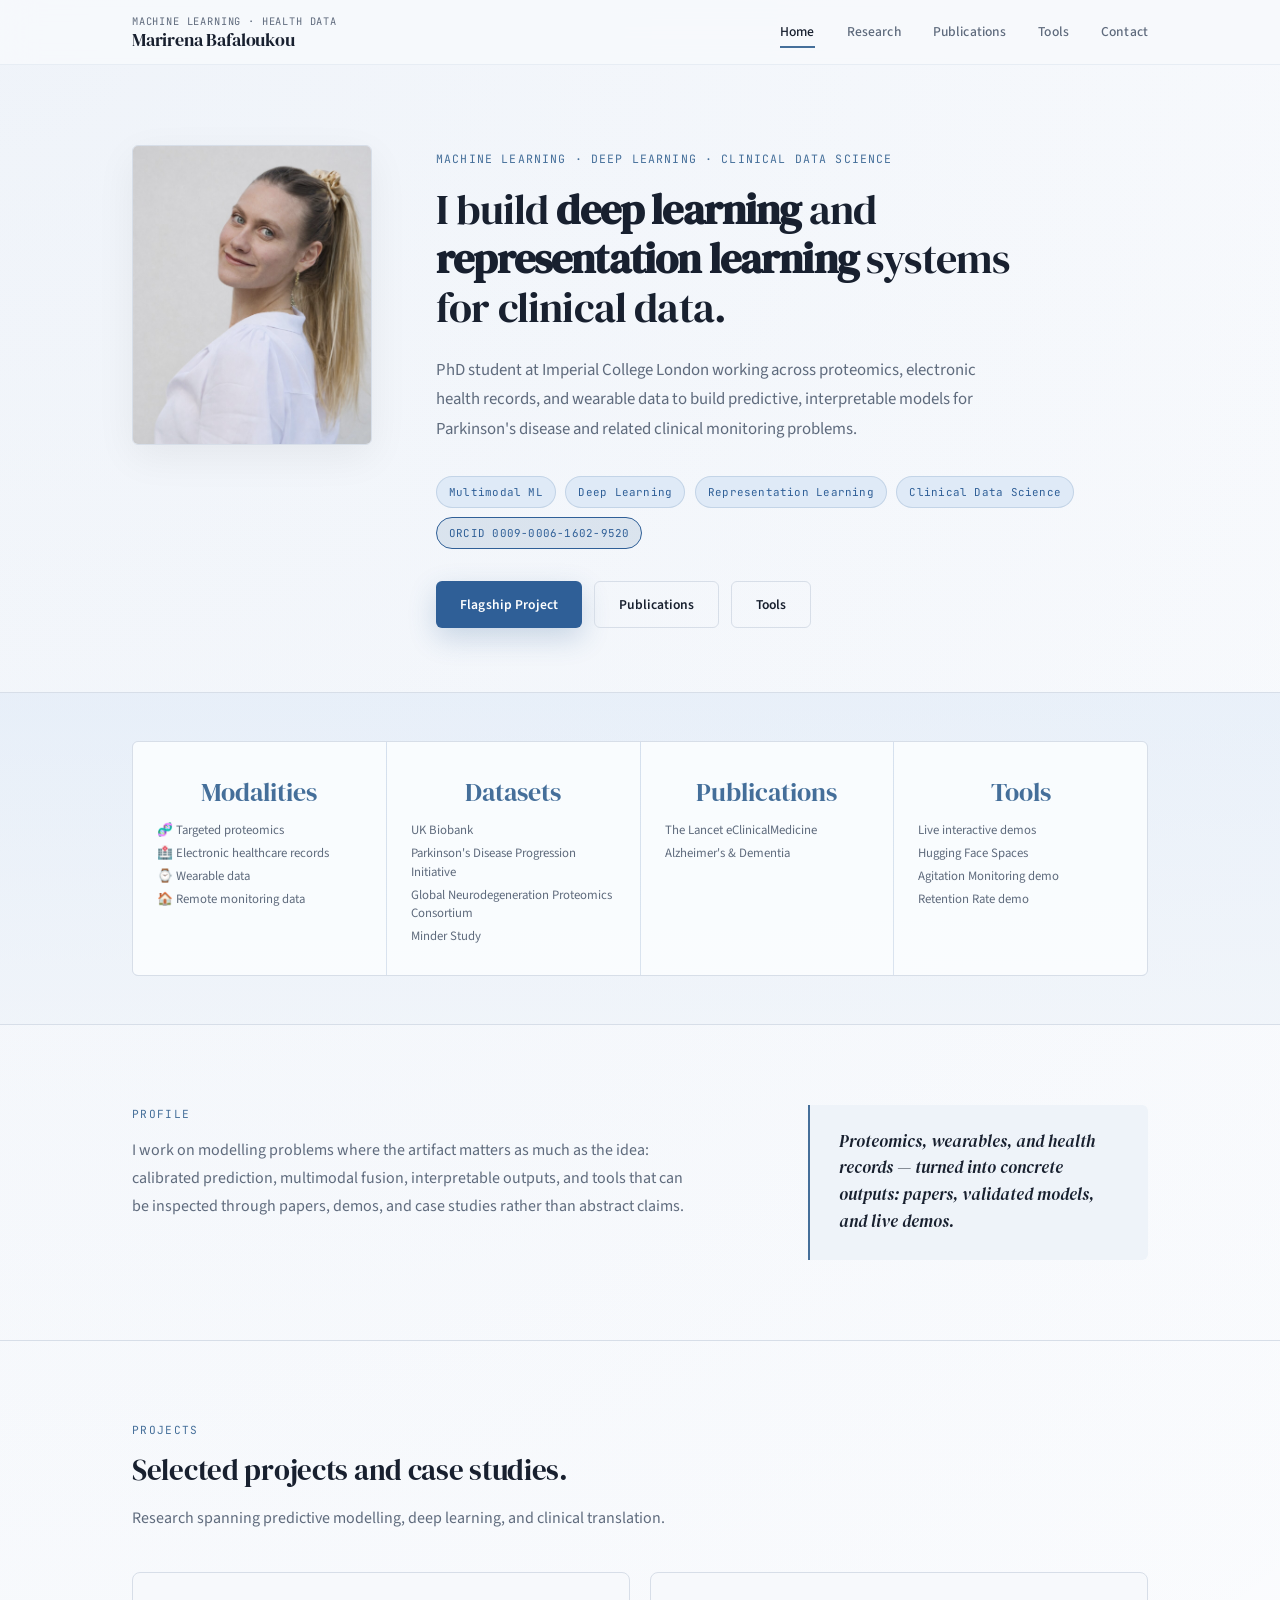
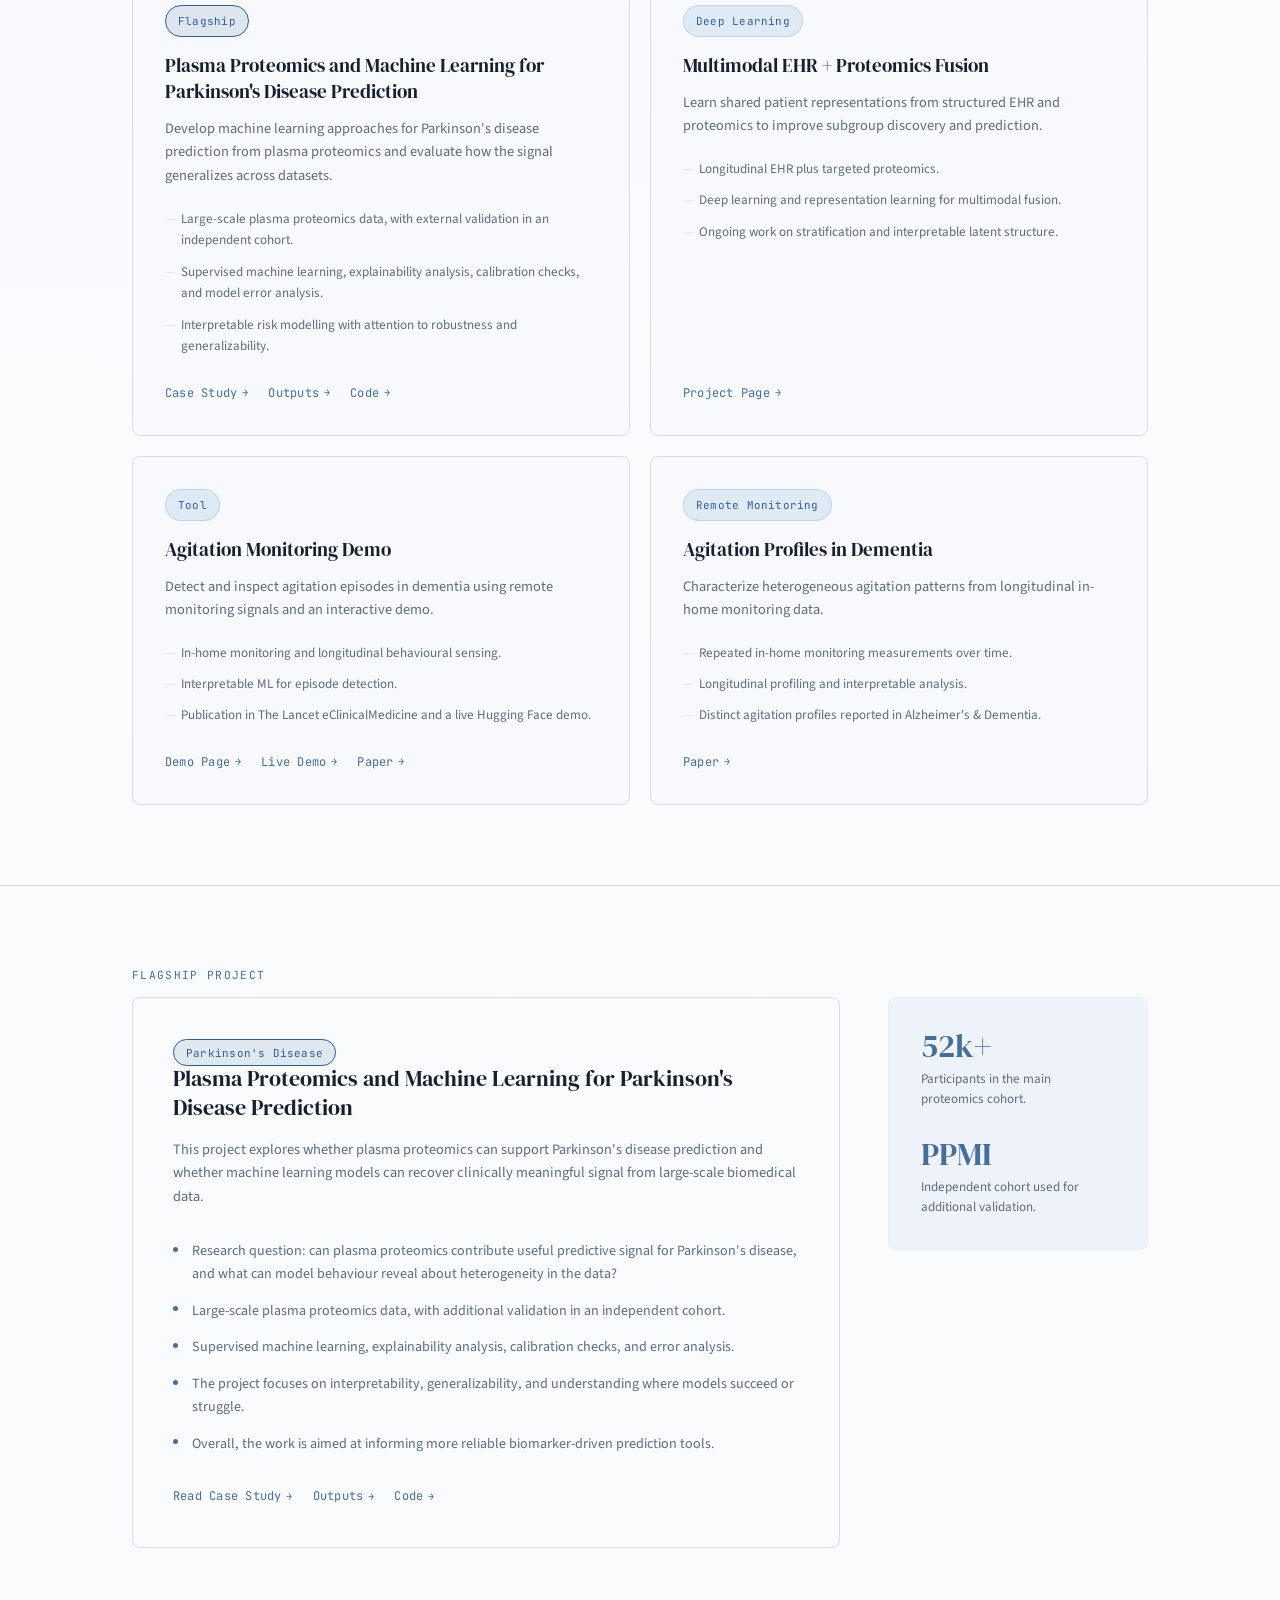
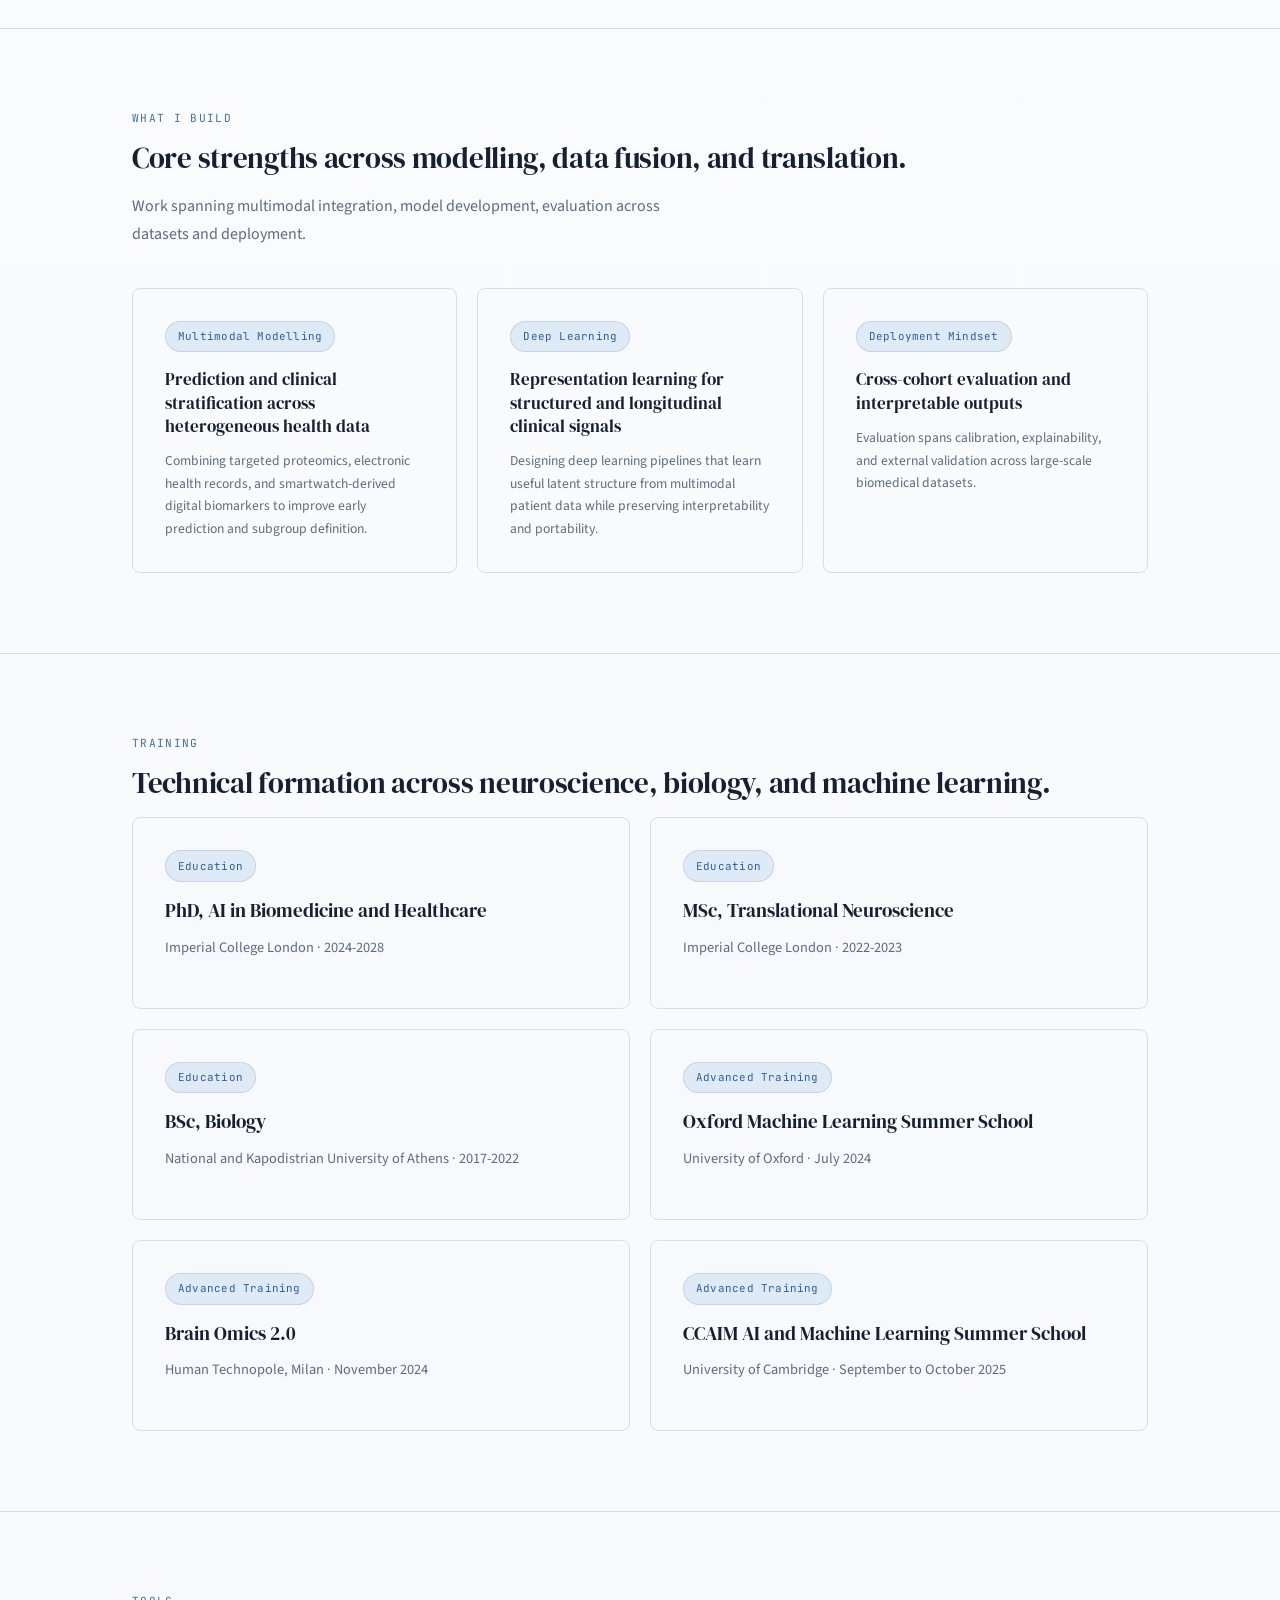
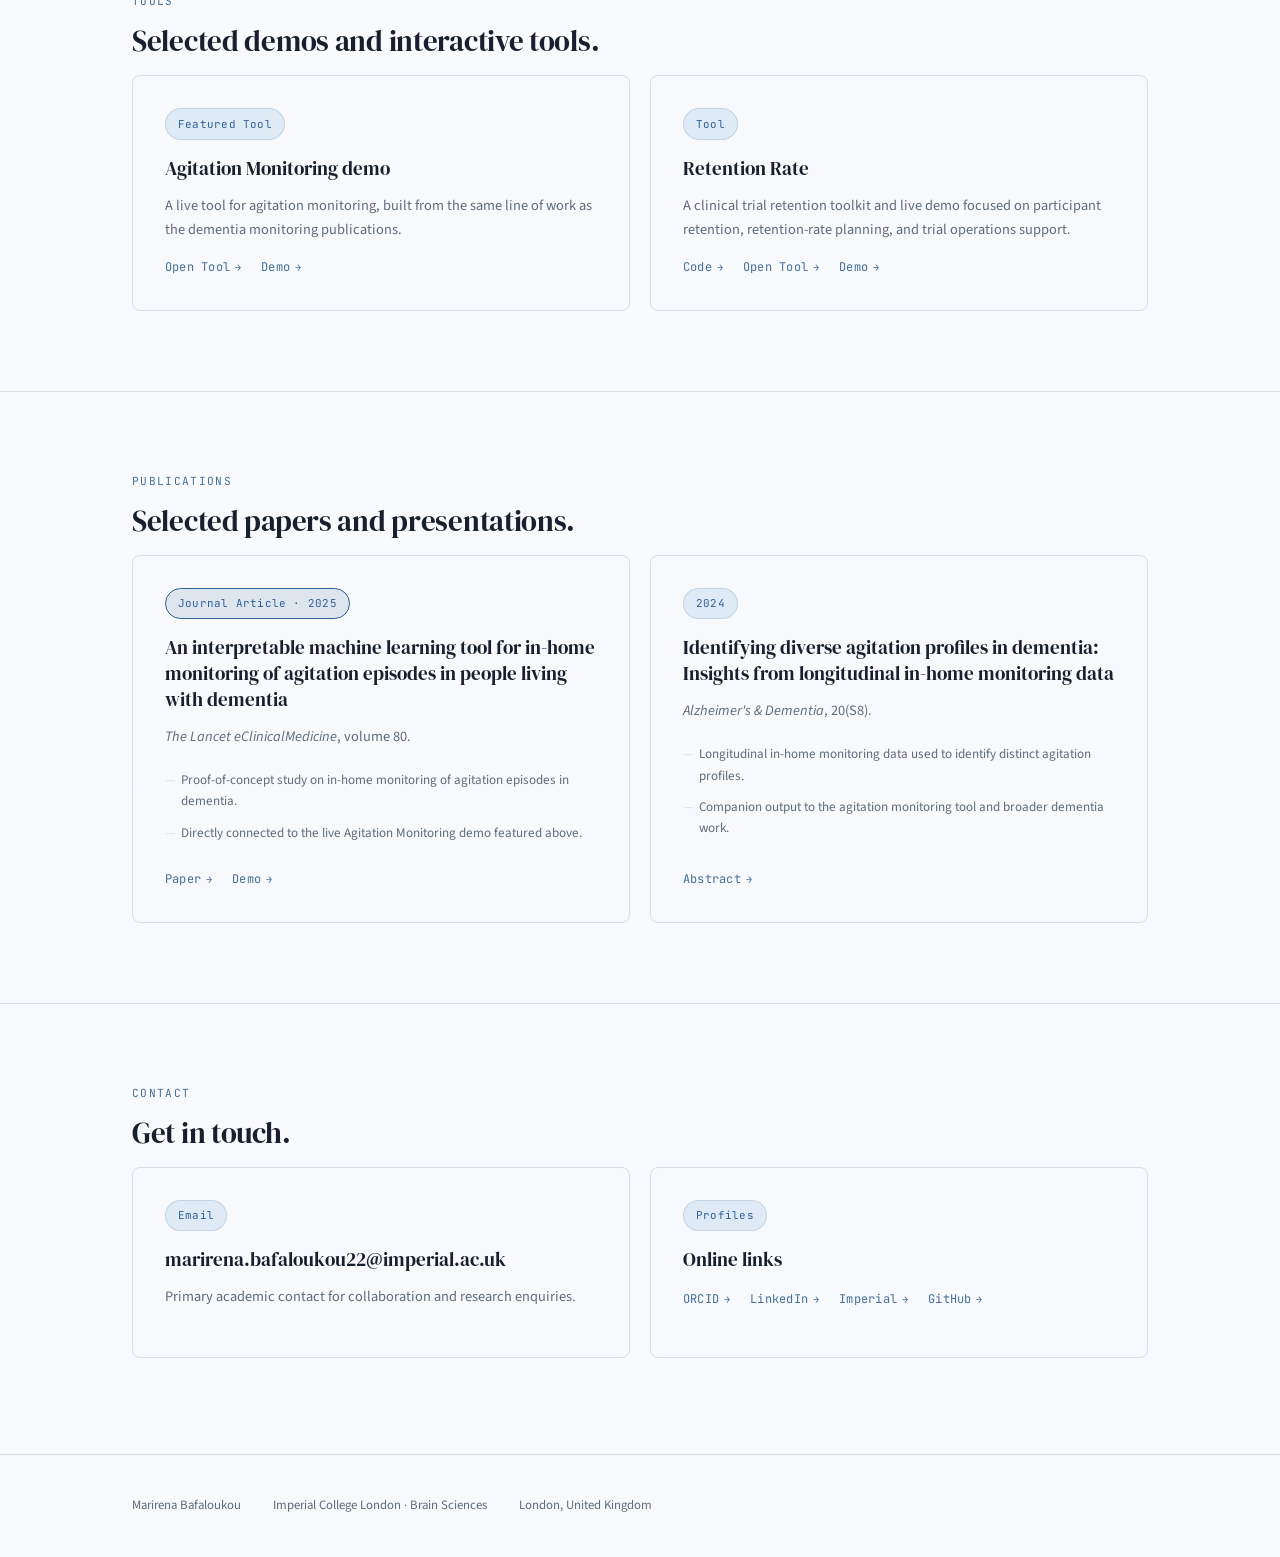
<file: index.html>
<!DOCTYPE html>
<html lang="en">
<head>
  <meta charset="UTF-8">
  <meta name="viewport" content="width=device-width, initial-scale=1.0">
  <title>Marirena Bafaloukou | Machine Learning and Clinical Data Science</title>
  <meta name="description" content="Marirena Bafaloukou is a PhD researcher at Imperial College London working in machine learning, deep learning, and clinical data science across proteomics, electronic healthcare records, wearable data, and remote monitoring.">
  <meta name="robots" content="index,follow">
  <link rel="canonical" href="https://marirenab.github.io/">
  <meta property="og:type" content="website">
  <meta property="og:title" content="Marirena Bafaloukou | Machine Learning and Clinical Data Science">
  <meta property="og:description" content="Portfolio and research site for Marirena Bafaloukou, covering machine learning, deep learning, proteomics, EHR data, wearable data, and digital health tools.">
  <meta property="og:url" content="https://marirenab.github.io/">
  <meta property="og:image" content="https://marirenab.github.io/HeadshotBafaloukou_page-0001.jpg">
  <meta property="og:image:alt" content="Portrait of Marirena Bafaloukou">
  <meta name="twitter:card" content="summary_large_image">
  <meta name="twitter:title" content="Marirena Bafaloukou | Machine Learning and Clinical Data Science">
  <meta name="twitter:description" content="Portfolio and research site for Marirena Bafaloukou, covering machine learning, deep learning, proteomics, EHR data, wearable data, and digital health tools.">
  <meta name="twitter:image" content="https://marirenab.github.io/HeadshotBafaloukou_page-0001.jpg">
  <link rel="preconnect" href="https://fonts.googleapis.com">
  <link rel="preconnect" href="https://fonts.gstatic.com" crossorigin>
  <link href="https://fonts.googleapis.com/css2?family=DM+Serif+Display:ital@0;1&family=Source+Sans+3:ital,wght@0,300;0,400;0,500;0,600;1,300;1,400&family=JetBrains+Mono:wght@400;500&display=swap" rel="stylesheet">
  <style>
    *, *::before, *::after { margin: 0; padding: 0; box-sizing: border-box; }

    :root {
      --ink: #18202f;
      --paper: #f7f9fc;
      --warm: #eef3f9;
      --accent: #456f9a;
      --accent-light: #628dc2;
      --accent-strong: #2f5f97;
      --accent-soft: #dfeaf7;
      --muted: #5f6b7d;
      --border: #d7dee8;
      --border-light: #e7edf4;
      --serif: 'DM Serif Display', Georgia, serif;
      --sans: 'Source Sans 3', -apple-system, sans-serif;
      --mono: 'JetBrains Mono', monospace;
      --shell: 1080px;
      --ease: cubic-bezier(0.22, 1, 0.36, 1);
    }

    html { font-size: 16px; scroll-behavior: smooth; }
    body {
      font-family: var(--sans);
      color: var(--ink);
      background:
        radial-gradient(circle at top left, rgba(98, 141, 194, 0.08), transparent 32%),
        linear-gradient(180deg, #fbfcfe 0%, var(--paper) 100%);
      line-height: 1.7;
      font-weight: 400;
      -webkit-font-smoothing: antialiased;
    }

    ::selection { background: var(--accent); color: #fff; }

    img { display: block; max-width: 100%; }
    a { color: inherit; text-decoration: none; }
    ul { list-style: none; }

    .shell { max-width: var(--shell); margin: 0 auto; padding: 0 2rem; }

    /* ── Header ── */
    .site-header {
      position: sticky;
      top: 0;
      z-index: 100;
      background: rgba(247, 249, 252, 0.92);
      backdrop-filter: blur(16px);
      -webkit-backdrop-filter: blur(16px);
      border-bottom: 1px solid var(--border-light);
    }
    .site-header .shell {
      display: flex;
      align-items: center;
      justify-content: space-between;
      height: 64px;
    }
    .brand { display: flex; flex-direction: column; gap: 0; }
    .brand-name {
      font-family: var(--serif);
      font-size: 1.1rem;
      letter-spacing: -0.01em;
      line-height: 1.2;
    }
    .brand-mark {
      font-family: var(--mono);
      font-size: 0.65rem;
      color: var(--muted);
      text-transform: uppercase;
      letter-spacing: 0.08em;
    }
    .site-nav { display: flex; gap: 2rem; }
    .site-nav a {
      font-size: 0.85rem;
      font-weight: 500;
      color: var(--muted);
      letter-spacing: 0.01em;
      transition: color 0.25s;
      position: relative;
    }
    .site-nav a::after {
      content: '';
      position: absolute;
      bottom: -4px;
      left: 0;
      width: 0;
      height: 1.5px;
      background: var(--accent);
      transition: width 0.3s var(--ease);
    }
    .site-nav a:hover { color: var(--ink); }
    .site-nav a:hover::after { width: 100%; }
    .site-nav a.active { color: var(--ink); }
    .site-nav a.active::after { width: 100%; }

    /* ── Hero ── */
    .hero {
      padding: 5rem 0 4rem;
      border-bottom: 1px solid var(--border);
    }
    .hero-grid {
      display: grid;
      grid-template-columns: 240px 1fr;
      gap: 4rem;
      align-items: start;
    }
    .portrait-card {
      width: 240px;
      height: 300px;
      border-radius: 6px;
      overflow: hidden;
      border: 1px solid var(--border);
      box-shadow: 0 12px 40px rgba(0,0,0,0.06);
    }
    .portrait-card img {
      width: 100%;
      height: 100%;
      object-fit: cover;
      object-position: center top;
      filter: grayscale(15%);
      transition: filter 0.6s;
    }
    .portrait-card:hover img { filter: grayscale(0%); }

    .hero-copy { padding-top: 0.25rem; }
    .eyebrow {
      font-family: var(--mono);
      font-size: 0.72rem;
      text-transform: uppercase;
      letter-spacing: 0.1em;
      color: var(--accent);
      margin-bottom: 1rem;
    }
    .hero h1 {
      font-family: var(--serif);
      font-size: 2.6rem;
      font-weight: 400;
      line-height: 1.18;
      letter-spacing: -0.02em;
      margin-bottom: 1.5rem;
      max-width: 620px;
    }
    .hero h1 em {
      font-style: italic;
      color: var(--accent);
    }
    .hero-lead {
      font-size: 1.05rem;
      color: var(--muted);
      max-width: 560px;
      line-height: 1.75;
      margin-bottom: 2rem;
    }

    .hero-meta {
      display: flex;
      gap: 0.6rem;
      flex-wrap: wrap;
      margin-bottom: 2rem;
    }
    .pill {
      font-family: var(--mono);
      font-size: 0.68rem;
      padding: 0.35rem 0.75rem;
      border: 1px solid rgba(69, 111, 154, 0.18);
      border-radius: 100px;
      color: var(--accent-strong);
      background: var(--accent-soft);
      letter-spacing: 0.02em;
      white-space: nowrap;
    }
    .pill--accent {
      border-color: var(--accent-strong);
      color: var(--accent-strong);
      background: rgba(69, 111, 154, 0.14);
    }

    .hero-actions { display: flex; gap: 0.75rem; flex-wrap: wrap; }
    .button {
      display: inline-flex;
      align-items: center;
      padding: 0.7rem 1.5rem;
      font-family: var(--sans);
      font-size: 0.85rem;
      font-weight: 600;
      background: var(--accent-strong);
      color: #ffffff;
      border-radius: 6px;
      box-shadow: 0 10px 28px rgba(47, 95, 151, 0.22);
      transition: all 0.3s var(--ease);
      letter-spacing: 0.01em;
    }
    .button:hover { background: var(--accent); transform: translateY(-1px); }
    .button-secondary {
      display: inline-flex;
      align-items: center;
      padding: 0.7rem 1.5rem;
      font-family: var(--sans);
      font-size: 0.85rem;
      font-weight: 600;
      background: transparent;
      color: var(--ink);
      border: 1px solid var(--border);
      border-radius: 6px;
      transition: all 0.3s var(--ease);
    }
    .button-secondary:hover {
      border-color: var(--ink);
      transform: translateY(-1px);
    }

    /* ── Stats Strip ── */
    .stats-strip {
      padding: 3rem 0;
      background: linear-gradient(180deg, rgba(223, 234, 247, 0.58), rgba(238, 243, 249, 0.72));
      border-bottom: 1px solid var(--border);
    }
    .stats-grid {
      display: grid;
      grid-template-columns: repeat(4, 1fr);
      gap: 1px;
      background: rgba(69, 111, 154, 0.12);
      border: 1px solid var(--border);
      border-radius: 6px;
      overflow: hidden;
    }
    .stat-card {
      background: rgba(251, 253, 255, 0.96);
      padding: 1.8rem 1.5rem;
      text-align: center;
    }
    .stat-value {
      font-family: var(--serif);
      font-size: 1.6rem;
      color: var(--accent);
      margin-bottom: 0.4rem;
    }
    .stat-label {
      font-size: 0.8rem;
      color: var(--muted);
      line-height: 1.5;
    }
    .stat-lines {
      display: grid;
      gap: 0.28rem;
      font-size: 0.8rem;
      color: var(--muted);
      line-height: 1.45;
      text-align: left;
    }

    /* ── Sections ── */
    .section {
      padding: 5rem 0;
      border-bottom: 1px solid var(--border);
    }
    .section:last-of-type { border-bottom: none; }
    .section-kicker {
      font-family: var(--mono);
      font-size: 0.7rem;
      text-transform: uppercase;
      letter-spacing: 0.12em;
      color: var(--accent);
      margin-bottom: 0.75rem;
    }
    .section-heading {
      font-family: var(--serif);
      font-size: 1.8rem;
      font-weight: 400;
      line-height: 1.25;
      margin-bottom: 1rem;
      letter-spacing: -0.01em;
    }
    .section-intro {
      font-size: 1rem;
      color: var(--muted);
      max-width: 560px;
      line-height: 1.75;
      margin-bottom: 2.5rem;
    }

    /* ── Profile Split ── */
    .profile-split {
      display: grid;
      grid-template-columns: 1fr 340px;
      gap: 4rem;
      align-items: start;
    }
    .quote-block {
      border-left: 2px solid var(--accent);
      padding: 1.5rem 1.5rem 1.5rem 1.8rem;
      background: var(--warm);
      border-radius: 0 6px 6px 0;
      font-family: var(--serif);
      font-size: 1.05rem;
      font-style: italic;
      line-height: 1.6;
      color: var(--ink);
    }

    /* ── Project Cards ── */
    .project-grid {
      display: grid;
      grid-template-columns: repeat(2, 1fr);
      gap: 1.25rem;
    }
    .project-card {
      border: 1px solid var(--border);
      border-radius: 8px;
      padding: 2rem;
      background: var(--paper);
      transition: all 0.35s var(--ease);
      display: flex;
      flex-direction: column;
    }
    .project-card:hover {
      border-color: var(--accent);
      box-shadow: 0 8px 32px rgba(69, 111, 154, 0.08);
      transform: translateY(-2px);
    }
    .project-card .pill { align-self: flex-start; margin-bottom: 1rem; }
    .project-card h3 {
      font-family: var(--serif);
      font-size: 1.2rem;
      font-weight: 400;
      line-height: 1.35;
      margin-bottom: 0.75rem;
    }
    .project-statement {
      font-size: 0.9rem;
      color: var(--muted);
      line-height: 1.65;
      margin-bottom: 1rem;
    }
    .project-details {
      font-size: 0.82rem;
      color: var(--muted);
      line-height: 1.65;
      margin-bottom: 1.25rem;
      flex-grow: 1;
    }
    .project-details li {
      padding: 0.3rem 0;
      padding-left: 1rem;
      position: relative;
    }
    .project-details li::before {
      content: '—';
      position: absolute;
      left: 0;
      color: var(--border);
    }
    .project-links { display: flex; gap: 1.25rem; margin-top: auto; }
    .text-link {
      font-family: var(--mono);
      font-size: 0.75rem;
      color: var(--accent);
      letter-spacing: 0.02em;
      transition: color 0.2s;
      display: inline-flex;
      align-items: center;
      gap: 0.3rem;
    }
    .text-link:hover { color: var(--accent-light); }
    .text-link::after {
      content: '→';
      font-size: 0.85em;
      transition: transform 0.2s;
    }
    .text-link:hover::after { transform: translateX(2px); }

    /* ── Case Study ── */
    .case-study {
      display: grid;
      grid-template-columns: 1fr 260px;
      gap: 3rem;
      align-items: start;
    }
    .case-panel {
      border: 1px solid var(--border);
      border-radius: 8px;
      padding: 2.5rem;
    }
    .case-panel h3 {
      font-family: var(--serif);
      font-size: 1.35rem;
      font-weight: 400;
      line-height: 1.3;
      margin-bottom: 1rem;
    }
    .case-panel .project-statement { margin-bottom: 1.5rem; }
    .case-list { margin-bottom: 1.5rem; }
    .case-list li {
      font-size: 0.88rem;
      color: var(--muted);
      padding: 0.45rem 0;
      padding-left: 1.2rem;
      position: relative;
      line-height: 1.6;
    }
    .case-list li::before {
      content: '';
      position: absolute;
      left: 0;
      top: 0.85rem;
      width: 5px;
      height: 5px;
      border-radius: 50%;
      background: var(--accent);
    }
    .case-side {
      padding: 2rem;
      background: var(--warm);
      border-radius: 8px;
      border: 1px solid var(--border-light);
    }
    .case-metric {
      font-family: var(--serif);
      font-size: 2rem;
      color: var(--accent);
      line-height: 1;
    }
    .case-caption {
      font-size: 0.82rem;
      color: var(--muted);
      line-height: 1.55;
      margin-top: 0.4rem;
    }
    .case-side .case-metric + .case-caption { margin-bottom: 1.8rem; }
    .case-side .case-caption:last-child { margin-bottom: 0; }

    /* ── Strengths ── */
    .strengths-grid {
      display: grid;
      grid-template-columns: repeat(3, 1fr);
      gap: 1.25rem;
    }
    .feature-card {
      padding: 2rem;
      border: 1px solid var(--border);
      border-radius: 8px;
      transition: all 0.3s var(--ease);
    }
    .feature-card:hover {
      border-color: var(--accent);
      box-shadow: 0 4px 20px rgba(69, 111, 154, 0.08);
    }
    .feature-card .pill { display: inline-block; margin-bottom: 1rem; }
    .feature-card h3 {
      font-family: var(--serif);
      font-size: 1.08rem;
      font-weight: 400;
      line-height: 1.35;
      margin-bottom: 0.75rem;
    }
    .feature-card p {
      font-size: 0.85rem;
      color: var(--muted);
      line-height: 1.65;
    }

    /* ── Tool Banner ── */
    .tool-banner {
      display: grid;
      grid-template-columns: 1fr 340px;
      gap: 4rem;
      align-items: center;
    }

    /* ── Footer ── */
    .site-footer {
      padding: 2.5rem 0;
      border-top: 1px solid var(--border);
      margin-top: 1rem;
    }
    .site-footer .shell {
      display: flex;
      gap: 2rem;
      font-size: 0.8rem;
      color: var(--muted);
    }

    /* ── Reveal Animation ── */
    [data-reveal] {
      opacity: 0;
      transform: translateY(20px);
      transition: opacity 0.7s var(--ease), transform 0.7s var(--ease);
    }
    [data-reveal].is-visible {
      opacity: 1;
      transform: translateY(0);
    }

    /* ── Responsive ── */
    @media (max-width: 900px) {
      .hero-grid { grid-template-columns: 1fr; gap: 2rem; }
      .portrait-card { width: 180px; height: 225px; }
      .hero h1 { font-size: 2rem; }
      .stats-grid { grid-template-columns: repeat(2, 1fr); }
      .project-grid { grid-template-columns: 1fr; }
      .case-study { grid-template-columns: 1fr; }
      .strengths-grid { grid-template-columns: 1fr; }
      .profile-split { grid-template-columns: 1fr; gap: 2rem; }
      .tool-banner { grid-template-columns: 1fr; gap: 2rem; }
    }
    @media (max-width: 600px) {
      .site-header .shell { height: 56px; }
      .site-nav { gap: 1rem; }
      .site-nav a { font-size: 0.78rem; }
      .brand-name { font-size: 0.95rem; }
      .hero { padding: 3rem 0 2.5rem; }
      .hero h1 { font-size: 1.65rem; }
      .section { padding: 3rem 0; }
      .stats-grid { grid-template-columns: 1fr 1fr; }
      .site-footer .shell { flex-direction: column; gap: 0.5rem; }
    }
  </style>
</head>
<body data-page="home" id="top">

  <header class="site-header">
    <div class="shell">
      <a class="brand" href="#top" aria-label="Homepage">
        <span class="brand-mark">Machine Learning · Health Data</span>
        <span class="brand-name">Marirena Bafaloukou</span>
      </a>
      <nav class="site-nav" aria-label="Main">
        <a href="#top" class="active" data-page="home">Home</a>
        <a href="#projects" data-page="research">Research</a>
        <a href="#publications" data-page="publications">Publications</a>
        <a href="#tools" data-page="tools">Tools</a>
        <a href="#contact" data-page="contact">Contact</a>
      </nav>
    </div>
  </header>

  <main>
    <!-- Hero -->
    <section class="hero" data-reveal>
      <div class="shell">
        <div class="hero-grid">
          <div class="portrait-wrap">
            <div class="portrait-card">
              <img src="HeadshotBafaloukou_page-0001.jpg" alt="Portrait of Marirena Bafaloukou">
            </div>
          </div>
          <div class="hero-copy">
            <div class="eyebrow">Machine Learning · Deep Learning · Clinical Data Science</div>
            <h1>I build <strong>deep learning</strong> and <strong>representation learning</strong> systems for clinical data.</h1>
            <p class="hero-lead">
              PhD student at Imperial College London working across proteomics, electronic health records, and wearable data to build predictive, interpretable models for Parkinson's disease and related clinical monitoring problems.
            </p>
            <div class="hero-meta">
              <span class="pill">Multimodal ML</span>
              <span class="pill">Deep Learning</span>
              <span class="pill">Representation Learning</span>
              <span class="pill">Clinical Data Science</span>
              <span class="pill pill--accent">ORCID 0009-0006-1602-9520</span>
            </div>
            <div class="hero-actions">
              <a class="button" href="#flagship-project">Flagship Project</a>
              <a class="button-secondary" href="#publications">Publications</a>
              <a class="button-secondary" href="#tools">Tools</a>
            </div>
          </div>
        </div>
      </div>
    </section>

    <!-- Stats -->
    <section class="stats-strip" data-reveal>
      <div class="shell">
        <div class="stats-grid">
          <article class="stat-card">
            <div class="stat-value">Modalities</div>
            <div class="stat-lines">
              <div>🧬 Targeted proteomics</div>
              <div>🏥 Electronic healthcare records</div>
              <div>⌚ Wearable data</div>
              <div>🏠 Remote monitoring data</div>
            </div>
          </article>
          <article class="stat-card">
            <div class="stat-value">Datasets</div>
            <div class="stat-lines">
              <div>UK Biobank</div>
              <div>Parkinson's Disease Progression Initiative</div>
              <div>Global Neurodegeneration Proteomics Consortium</div>
              <div>Minder Study</div>
            </div>
          </article>
          <article class="stat-card">
            <div class="stat-value">Publications</div>
            <div class="stat-lines">
              <div>The Lancet eClinicalMedicine</div>
              <div>Alzheimer's &amp; Dementia</div>
            </div>
          </article>
          <article class="stat-card">
            <div class="stat-value">Tools</div>
            <div class="stat-lines">
              <div>Live interactive demos</div>
              <div>Hugging Face Spaces</div>
              <div>Agitation Monitoring demo</div>
              <div>Retention Rate demo</div>
            </div>
          </article>
        </div>
      </div>
    </section>

    <!-- Profile -->
    <section class="section" data-reveal id="projects">
      <div class="shell">
        <div class="profile-split">
          <div>
            <div class="section-kicker">Profile</div>
            <p class="section-intro">
              I work on modelling problems where the artifact matters as much as the idea: calibrated prediction, multimodal fusion, interpretable outputs, and tools that can be inspected through papers, demos, and case studies rather than abstract claims.
            </p>
          </div>
          <aside class="quote-block">
            Proteomics, wearables, and health records — turned into concrete outputs: papers, validated models, and live demos.
          </aside>
        </div>
      </div>
    </section>

    <!-- Projects -->
    <section class="section" data-reveal>
      <div class="shell">
        <div class="section-kicker">Projects</div>
        <h2 class="section-heading">Selected projects and case studies.</h2>
        <p class="section-intro">Research spanning predictive modelling, deep learning, and clinical translation.</p>
        <div class="project-grid">

          <article class="project-card">
            <span class="pill pill--accent">Flagship</span>
            <h3>Plasma Proteomics and Machine Learning for Parkinson's Disease Prediction</h3>
            <p class="project-statement">Develop machine learning approaches for Parkinson's disease prediction from plasma proteomics and evaluate how the signal generalizes across datasets.</p>
            <ul class="project-details">
              <li>Large-scale plasma proteomics data, with external validation in an independent cohort.</li>
              <li>Supervised machine learning, explainability analysis, calibration checks, and model error analysis.</li>
              <li>Interpretable risk modelling with attention to robustness and generalizability.</li>
            </ul>
            <div class="project-links">
              <a class="text-link" href="#flagship-project">Case Study</a>
              <a class="text-link" href="#publications">Outputs</a>
              <a class="text-link" href="https://github.com/marirenab?tab=repositories" target="_blank" rel="noreferrer">Code</a>
            </div>
          </article>

          <article class="project-card">
            <span class="pill">Deep Learning</span>
            <h3>Multimodal EHR + Proteomics Fusion</h3>
            <p class="project-statement">Learn shared patient representations from structured EHR and proteomics to improve subgroup discovery and prediction.</p>
            <ul class="project-details">
              <li>Longitudinal EHR plus targeted proteomics.</li>
              <li>Deep learning and representation learning for multimodal fusion.</li>
              <li>Ongoing work on stratification and interpretable latent structure.</li>
            </ul>
            <div class="project-links">
              <a class="text-link" href="#flagship-project">Project Page</a>
            </div>
          </article>

          <article class="project-card">
            <span class="pill">Tool</span>
            <h3>Agitation Monitoring Demo</h3>
            <p class="project-statement">Detect and inspect agitation episodes in dementia using remote monitoring signals and an interactive demo.</p>
            <ul class="project-details">
              <li>In-home monitoring and longitudinal behavioural sensing.</li>
              <li>Interpretable ML for episode detection.</li>
              <li>Publication in The Lancet eClinicalMedicine and a live Hugging Face demo.</li>
            </ul>
            <div class="project-links">
              <a class="text-link" href="#tools">Demo Page</a>
              <a class="text-link" href="https://huggingface.co/spaces/marirena/AgitationMonitoring?logs=build" target="_blank" rel="noreferrer">Live Demo</a>
              <a class="text-link" href="#publications">Paper</a>
            </div>
          </article>

          <article class="project-card">
            <span class="pill">Remote Monitoring</span>
            <h3>Agitation Profiles in Dementia</h3>
            <p class="project-statement">Characterize heterogeneous agitation patterns from longitudinal in-home monitoring data.</p>
            <ul class="project-details">
              <li>Repeated in-home monitoring measurements over time.</li>
              <li>Longitudinal profiling and interpretable analysis.</li>
              <li>Distinct agitation profiles reported in Alzheimer's &amp; Dementia.</li>
            </ul>
            <div class="project-links">
              <a class="text-link" href="#publications">Paper</a>
            </div>
          </article>

        </div>
      </div>
    </section>

    <!-- Case Study -->
    <section class="section" data-reveal id="flagship-project">
      <div class="shell">
        <div class="section-kicker">Flagship Project</div>
        <div class="case-study">
          <article class="case-panel">
            <span class="pill pill--accent">Parkinson's Disease</span>
            <h3>Plasma Proteomics and Machine Learning for Parkinson's Disease Prediction</h3>
            <p class="project-statement">This project explores whether plasma proteomics can support Parkinson's disease prediction and whether machine learning models can recover clinically meaningful signal from large-scale biomedical data.</p>
            <ul class="case-list">
              <li>Research question: can plasma proteomics contribute useful predictive signal for Parkinson's disease, and what can model behaviour reveal about heterogeneity in the data?</li>
              <li>Large-scale plasma proteomics data, with additional validation in an independent cohort.</li>
              <li>Supervised machine learning, explainability analysis, calibration checks, and error analysis.</li>
              <li>The project focuses on interpretability, generalizability, and understanding where models succeed or struggle.</li>
              <li>Overall, the work is aimed at informing more reliable biomarker-driven prediction tools.</li>
            </ul>
            <div class="project-links">
              <a class="text-link" href="#flagship-project">Read Case Study</a>
              <a class="text-link" href="#publications">Outputs</a>
              <a class="text-link" href="https://github.com/marirenab?tab=repositories" target="_blank" rel="noreferrer">Code</a>
            </div>
          </article>
          <aside class="case-side">
            <div class="case-metric">52k+</div>
            <p class="case-caption">Participants in the main proteomics cohort.</p>
            <div class="case-metric">PPMI</div>
            <p class="case-caption">Independent cohort used for additional validation.</p>
          </aside>
        </div>
      </div>
    </section>

    <!-- Strengths -->
    <section class="section" data-reveal>
      <div class="shell">
        <div class="section-kicker">What I Build</div>
        <h2 class="section-heading">Core strengths across modelling, data fusion, and translation.</h2>
        <p class="section-intro">Work spanning multimodal integration, model development, evaluation across datasets and deployment.</p>
        <div class="strengths-grid">
          <article class="feature-card">
            <span class="pill">Multimodal Modelling</span>
            <h3>Prediction and clinical stratification across heterogeneous health data</h3>
            <p>Combining targeted proteomics, electronic health records, and smartwatch-derived digital biomarkers to improve early prediction and subgroup definition.</p>
          </article>
          <article class="feature-card">
            <span class="pill">Deep Learning</span>
            <h3>Representation learning for structured and longitudinal clinical signals</h3>
            <p>Designing deep learning pipelines that learn useful latent structure from multimodal patient data while preserving interpretability and portability.</p>
          </article>
          <article class="feature-card">
            <span class="pill">Deployment Mindset</span>
            <h3>Cross-cohort evaluation and interpretable outputs</h3>
            <p>Evaluation spans calibration, explainability, and external validation across large-scale biomedical datasets.</p>
          </article>
        </div>
      </div>
    </section>

    <section class="section" data-reveal>
      <div class="shell">
        <div class="section-kicker">Training</div>
        <h2 class="section-heading">Technical formation across neuroscience, biology, and machine learning.</h2>
        <div class="project-grid">
          <article class="project-card">
            <span class="pill">Education</span>
            <h3>PhD, AI in Biomedicine and Healthcare</h3>
            <p class="project-statement">Imperial College London · 2024-2028</p>
          </article>
          <article class="project-card">
            <span class="pill">Education</span>
            <h3>MSc, Translational Neuroscience</h3>
            <p class="project-statement">Imperial College London · 2022-2023</p>
          </article>
          <article class="project-card">
            <span class="pill">Education</span>
            <h3>BSc, Biology</h3>
            <p class="project-statement">National and Kapodistrian University of Athens · 2017-2022</p>
          </article>
          <article class="project-card">
            <span class="pill">Advanced Training</span>
            <h3>Oxford Machine Learning Summer School</h3>
            <p class="project-statement">University of Oxford · July 2024</p>
          </article>
          <article class="project-card">
            <span class="pill">Advanced Training</span>
            <h3>Brain Omics 2.0</h3>
            <p class="project-statement">Human Technopole, Milan · November 2024</p>
          </article>
          <article class="project-card">
            <span class="pill">Advanced Training</span>
            <h3>CCAIM AI and Machine Learning Summer School</h3>
            <p class="project-statement">University of Cambridge · September to October 2025</p>
          </article>
        </div>
      </div>
    </section>

    <!-- Tool Feature -->
    <section class="section" data-reveal id="tools">
      <div class="shell">
        <div class="section-kicker">Tools</div>
        <h2 class="section-heading">Selected demos and interactive tools.</h2>
        <div class="project-grid">
          <article class="project-card">
            <span class="pill">Featured Tool</span>
            <h3>Agitation Monitoring demo</h3>
            <p class="project-statement">A live tool for agitation monitoring, built from the same line of work as the dementia monitoring publications.</p>
            <div class="project-links">
              <a class="text-link" href="https://huggingface.co/spaces/marirena/AgitationMonitoring?logs=build" target="_blank" rel="noreferrer">Open Tool</a>
              <a class="text-link" href="https://huggingface.co/spaces/marirena/AgitationMonitoring?logs=build" target="_blank" rel="noreferrer">Demo</a>
            </div>
          </article>
          <article class="project-card">
            <span class="pill">Tool</span>
            <h3>Retention Rate</h3>
            <p class="project-statement">A clinical trial retention toolkit and live demo focused on participant retention, retention-rate planning, and trial operations support.</p>
            <div class="project-links">
              <a class="text-link" href="https://github.com/marirenab/clinical-trial-retention-toolkit" target="_blank" rel="noreferrer">Code</a>
              <a class="text-link" href="https://huggingface.co/spaces/marirena/retention_rate" target="_blank" rel="noreferrer">Open Tool</a>
              <a class="text-link" href="https://huggingface.co/spaces/marirena/retention_rate" target="_blank" rel="noreferrer">Demo</a>
            </div>
          </article>
        </div>
      </div>
    </section>

    <section class="section" data-reveal id="publications">
      <div class="shell">
        <div class="section-kicker">Publications</div>
        <h2 class="section-heading">Selected papers and presentations.</h2>
        <div class="project-grid">
          <article class="project-card">
            <span class="pill pill--accent">Journal Article · 2025</span>
            <h3>An interpretable machine learning tool for in-home monitoring of agitation episodes in people living with dementia</h3>
            <p class="project-statement"><em>The Lancet eClinicalMedicine</em>, volume 80.</p>
            <ul class="project-details">
              <li>Proof-of-concept study on in-home monitoring of agitation episodes in dementia.</li>
              <li>Directly connected to the live Agitation Monitoring demo featured above.</li>
            </ul>
            <div class="project-links">
              <a class="text-link" href="https://doi.org/10.1016/J.ECLINM.2024.103032" target="_blank" rel="noreferrer">Paper</a>
              <a class="text-link" href="https://huggingface.co/spaces/marirena/AgitationMonitoring?logs=build" target="_blank" rel="noreferrer">Demo</a>
            </div>
          </article>
          <article class="project-card">
            <span class="pill">2024</span>
            <h3>Identifying diverse agitation profiles in dementia: Insights from longitudinal in-home monitoring data</h3>
            <p class="project-statement"><em>Alzheimer's &amp; Dementia</em>, 20(S8).</p>
            <ul class="project-details">
              <li>Longitudinal in-home monitoring data used to identify distinct agitation profiles.</li>
              <li>Companion output to the agitation monitoring tool and broader dementia work.</li>
            </ul>
            <div class="project-links">
              <a class="text-link" href="https://doi.org/10.1002/ALZ.095287" target="_blank" rel="noreferrer">Abstract</a>
            </div>
          </article>
        </div>
      </div>
    </section>

    <section class="section" data-reveal id="contact">
      <div class="shell">
        <div class="section-kicker">Contact</div>
        <h2 class="section-heading">Get in touch.</h2>
        <div class="project-grid">
          <article class="project-card">
            <span class="pill">Email</span>
            <h3><a href="mailto:marirena.bafaloukou22@imperial.ac.uk">marirena.bafaloukou22@imperial.ac.uk</a></h3>
            <p class="project-statement">Primary academic contact for collaboration and research enquiries.</p>
          </article>
          <article class="project-card">
            <span class="pill">Profiles</span>
            <h3>Online links</h3>
            <div class="project-links" style="margin-top: 0.25rem;">
              <a class="text-link" href="https://orcid.org/0009-0006-1602-9520" target="_blank" rel="noreferrer">ORCID</a>
              <a class="text-link" href="https://www.linkedin.com/in/marirena-bafaloukou-269aa520a/" target="_blank" rel="noreferrer">LinkedIn</a>
              <a class="text-link" href="https://profiles.imperial.ac.uk/marirena.bafaloukou22" target="_blank" rel="noreferrer">Imperial</a>
              <a class="text-link" href="https://github.com/marirenab?tab=repositories" target="_blank" rel="noreferrer">GitHub</a>
            </div>
          </article>
        </div>
      </div>
    </section>
  </main>

  <footer class="site-footer">
    <div class="shell">
      <span>Marirena Bafaloukou</span>
      <span>Imperial College London · Brain Sciences</span>
      <span>London, United Kingdom</span>
    </div>
  </footer>

  <script>
    // Reveal on scroll
    const reveals = document.querySelectorAll('[data-reveal]');
    const observer = new IntersectionObserver((entries) => {
      entries.forEach(entry => {
        if (entry.isIntersecting) {
          entry.target.classList.add('is-visible');
          observer.unobserve(entry.target);
        }
      });
    }, { threshold: 0.12 });
    reveals.forEach(el => observer.observe(el));

    // Active nav for a single-page portfolio
    const sections = ['top', 'projects', 'flagship-project', 'tools', 'publications', 'contact']
      .map(id => document.getElementById(id))
      .filter(Boolean);
    const navLinks = document.querySelectorAll('.site-nav a');

    const setActive = () => {
      let current = 'top';
      sections.forEach(section => {
        if (window.scrollY >= section.offsetTop - 140) current = section.id;
      });
      navLinks.forEach(link => {
        const target = link.getAttribute('href').replace('#', '');
        link.classList.toggle('active', target === current);
      });
    };

    window.addEventListener('scroll', setActive);
    setActive();
  </script>
</body>
</html>
</file>
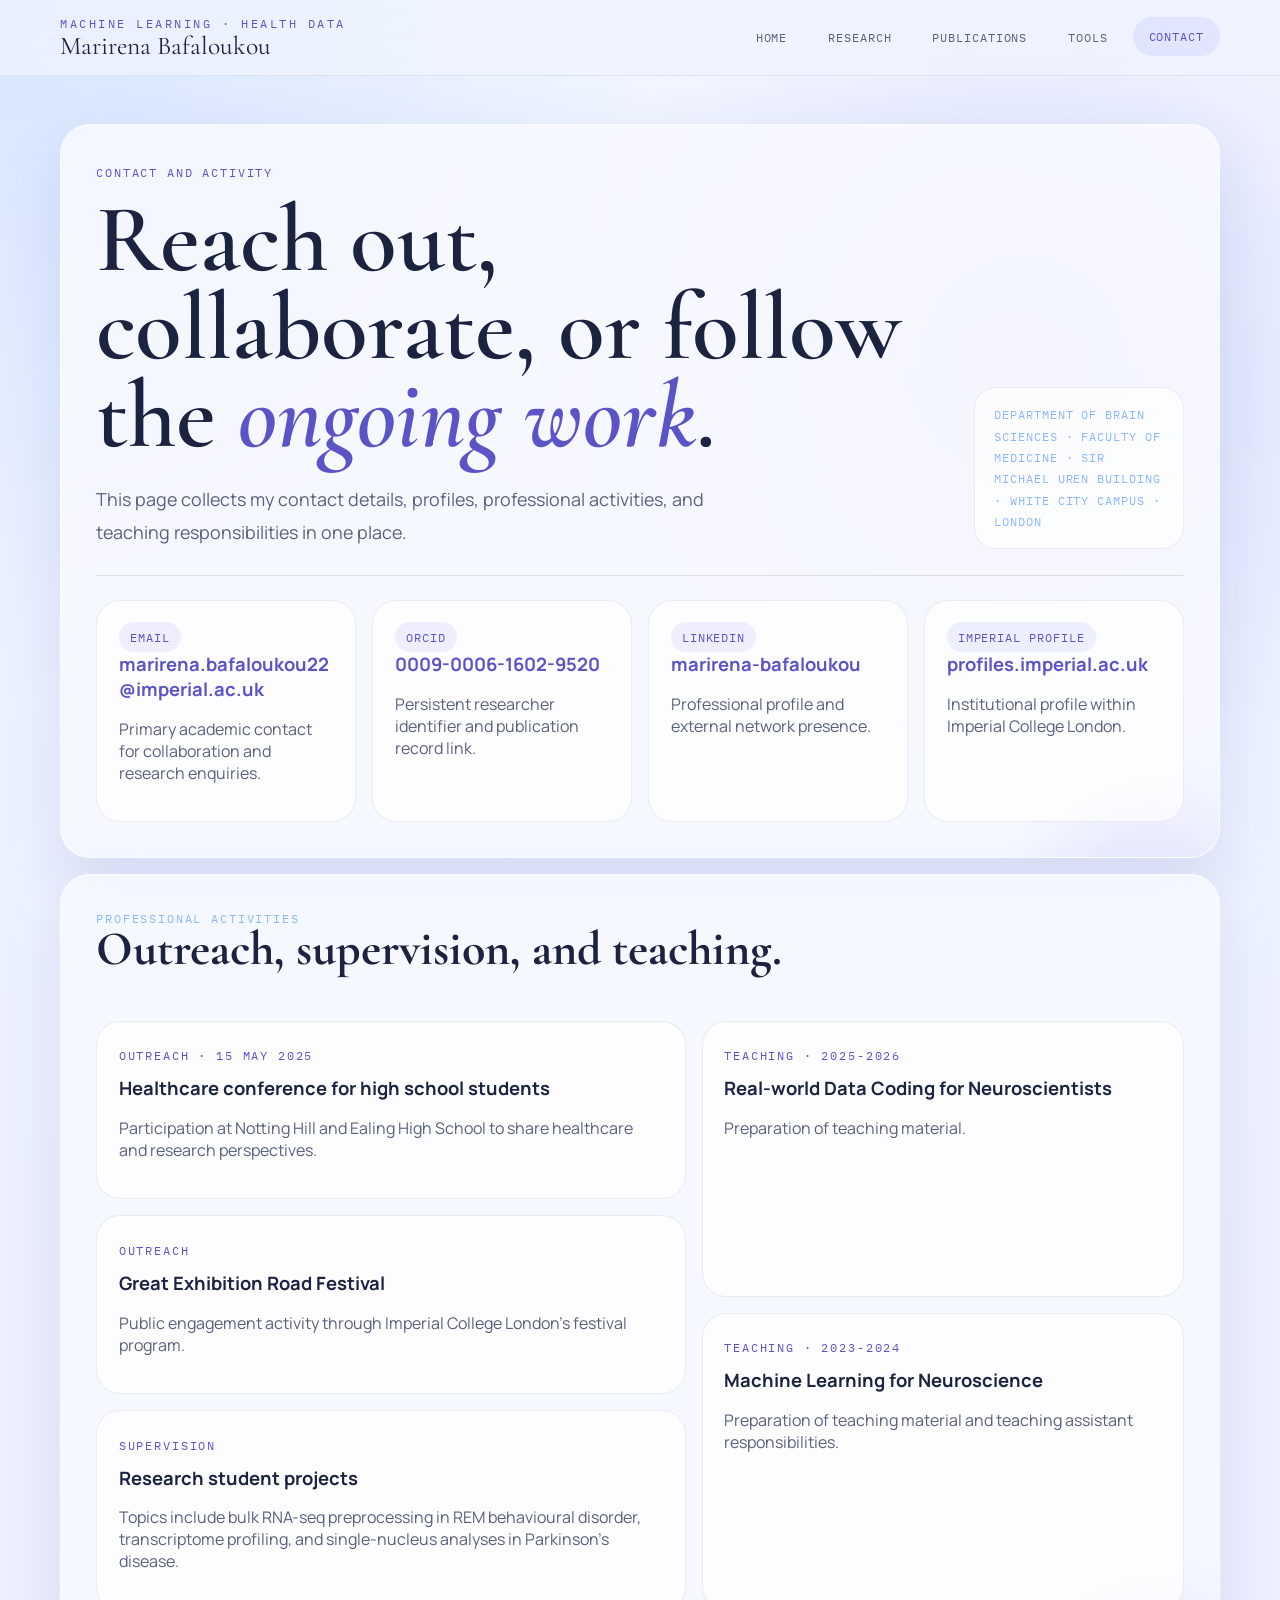
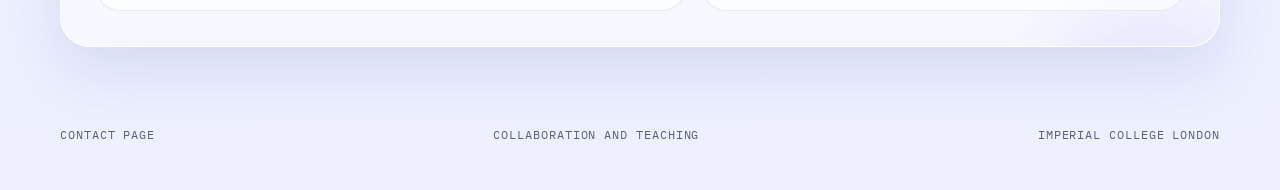
<file: contact.html>
<!DOCTYPE html>
<html lang="en">
<head>
  <meta charset="UTF-8">
  <meta name="viewport" content="width=device-width, initial-scale=1.0">
  <title>Contact | Marirena Bafaloukou</title>
  <link rel="preconnect" href="https://fonts.googleapis.com">
  <link rel="preconnect" href="https://fonts.gstatic.com" crossorigin>
  <link href="https://fonts.googleapis.com/css2?family=Cormorant+Garamond:wght@500;600;700&family=IBM+Plex+Mono:wght@400;500&family=Manrope:wght@400;500;600;700&display=swap" rel="stylesheet">
  <link rel="stylesheet" href="styles.css">
</head>
<body data-page="contact">
  <header class="site-header">
    <div class="shell">
      <a class="brand" href="index.html" aria-label="Homepage">
        <span class="brand-mark">Machine Learning · Health Data</span>
        <span class="brand-name">Marirena Bafaloukou</span>
      </a>
      <nav class="site-nav" aria-label="Main">
        <a href="index.html" data-page="home">Home</a>
        <a href="research.html" data-page="research">Research</a>
        <a href="publications.html" data-page="publications">Publications</a>
        <a href="tools.html" data-page="tools">Tools</a>
        <a href="contact.html" data-page="contact">Contact</a>
      </nav>
    </div>
  </header>

  <main class="page">
    <div class="shell">
      <section class="page-panel" data-reveal>
        <div class="page-header compact">
          <div>
            <div class="eyebrow">Contact and Activity</div>
            <h1 class="page-title">Reach out, collaborate, or follow the <span>ongoing work</span>.</h1>
            <p class="page-intro">This page collects my contact details, profiles, professional activities, and teaching responsibilities in one place.</p>
          </div>
          <div class="page-note">Department of Brain Sciences · Faculty of Medicine · Sir Michael Uren Building · White City Campus · London</div>
        </div>

        <div class="contact-grid" style="margin-top: 1.5rem;">
          <article class="contact-card">
            <div class="pill">Email</div>
            <h3><a href="mailto:marirena.bafaloukou22@imperial.ac.uk">marirena.bafaloukou22@imperial.ac.uk</a></h3>
            <p>Primary academic contact for collaboration and research enquiries.</p>
          </article>
          <article class="contact-card">
            <div class="pill">ORCID</div>
            <h3><a href="https://orcid.org/0009-0006-1602-9520" target="_blank" rel="noreferrer">0009-0006-1602-9520</a></h3>
            <p>Persistent researcher identifier and publication record link.</p>
          </article>
          <article class="contact-card">
            <div class="pill">LinkedIn</div>
            <h3><a href="https://www.linkedin.com/in/marirena-bafaloukou-269aa520a/" target="_blank" rel="noreferrer">marirena-bafaloukou</a></h3>
            <p>Professional profile and external network presence.</p>
          </article>
          <article class="contact-card">
            <div class="pill">Imperial Profile</div>
            <h3><a href="https://profiles.imperial.ac.uk/marirena.bafaloukou22" target="_blank" rel="noreferrer">profiles.imperial.ac.uk</a></h3>
            <p>Institutional profile within Imperial College London.</p>
          </article>
        </div>
      </section>

      <section class="page-panel" data-reveal>
        <div class="section-kicker">Professional Activities</div>
        <h2 class="section-heading">Outreach, supervision, and teaching.</h2>
        <div class="split-columns">
          <div class="stack">
            <article class="timeline-card">
              <div class="meta-label">Outreach · 15 May 2025</div>
              <h3>Healthcare conference for high school students</h3>
              <p>Participation at Notting Hill and Ealing High School to share healthcare and research perspectives.</p>
            </article>
            <article class="timeline-card">
              <div class="meta-label">Outreach</div>
              <h3>Great Exhibition Road Festival</h3>
              <p>Public engagement activity through Imperial College London's festival program.</p>
            </article>
            <article class="timeline-card">
              <div class="meta-label">Supervision</div>
              <h3>Research student projects</h3>
              <p>Topics include bulk RNA-seq preprocessing in REM behavioural disorder, transcriptome profiling, and single-nucleus analyses in Parkinson's disease.</p>
            </article>
          </div>
          <div class="stack">
            <article class="teaching-card">
              <div class="meta-label">Teaching · 2025-2026</div>
              <h3>Real-world Data Coding for Neuroscientists</h3>
              <p>Preparation of teaching material.</p>
            </article>
            <article class="teaching-card">
              <div class="meta-label">Teaching · 2023-2024</div>
              <h3>Machine Learning for Neuroscience</h3>
              <p>Preparation of teaching material and teaching assistant responsibilities.</p>
            </article>
          </div>
        </div>
      </section>
    </div>
  </main>

  <footer class="site-footer">
    <div class="shell">
      <span>Contact Page</span>
      <span>Collaboration and Teaching</span>
      <span>Imperial College London</span>
    </div>
  </footer>

  <script src="site.js"></script>
</body>
</html>
</file>
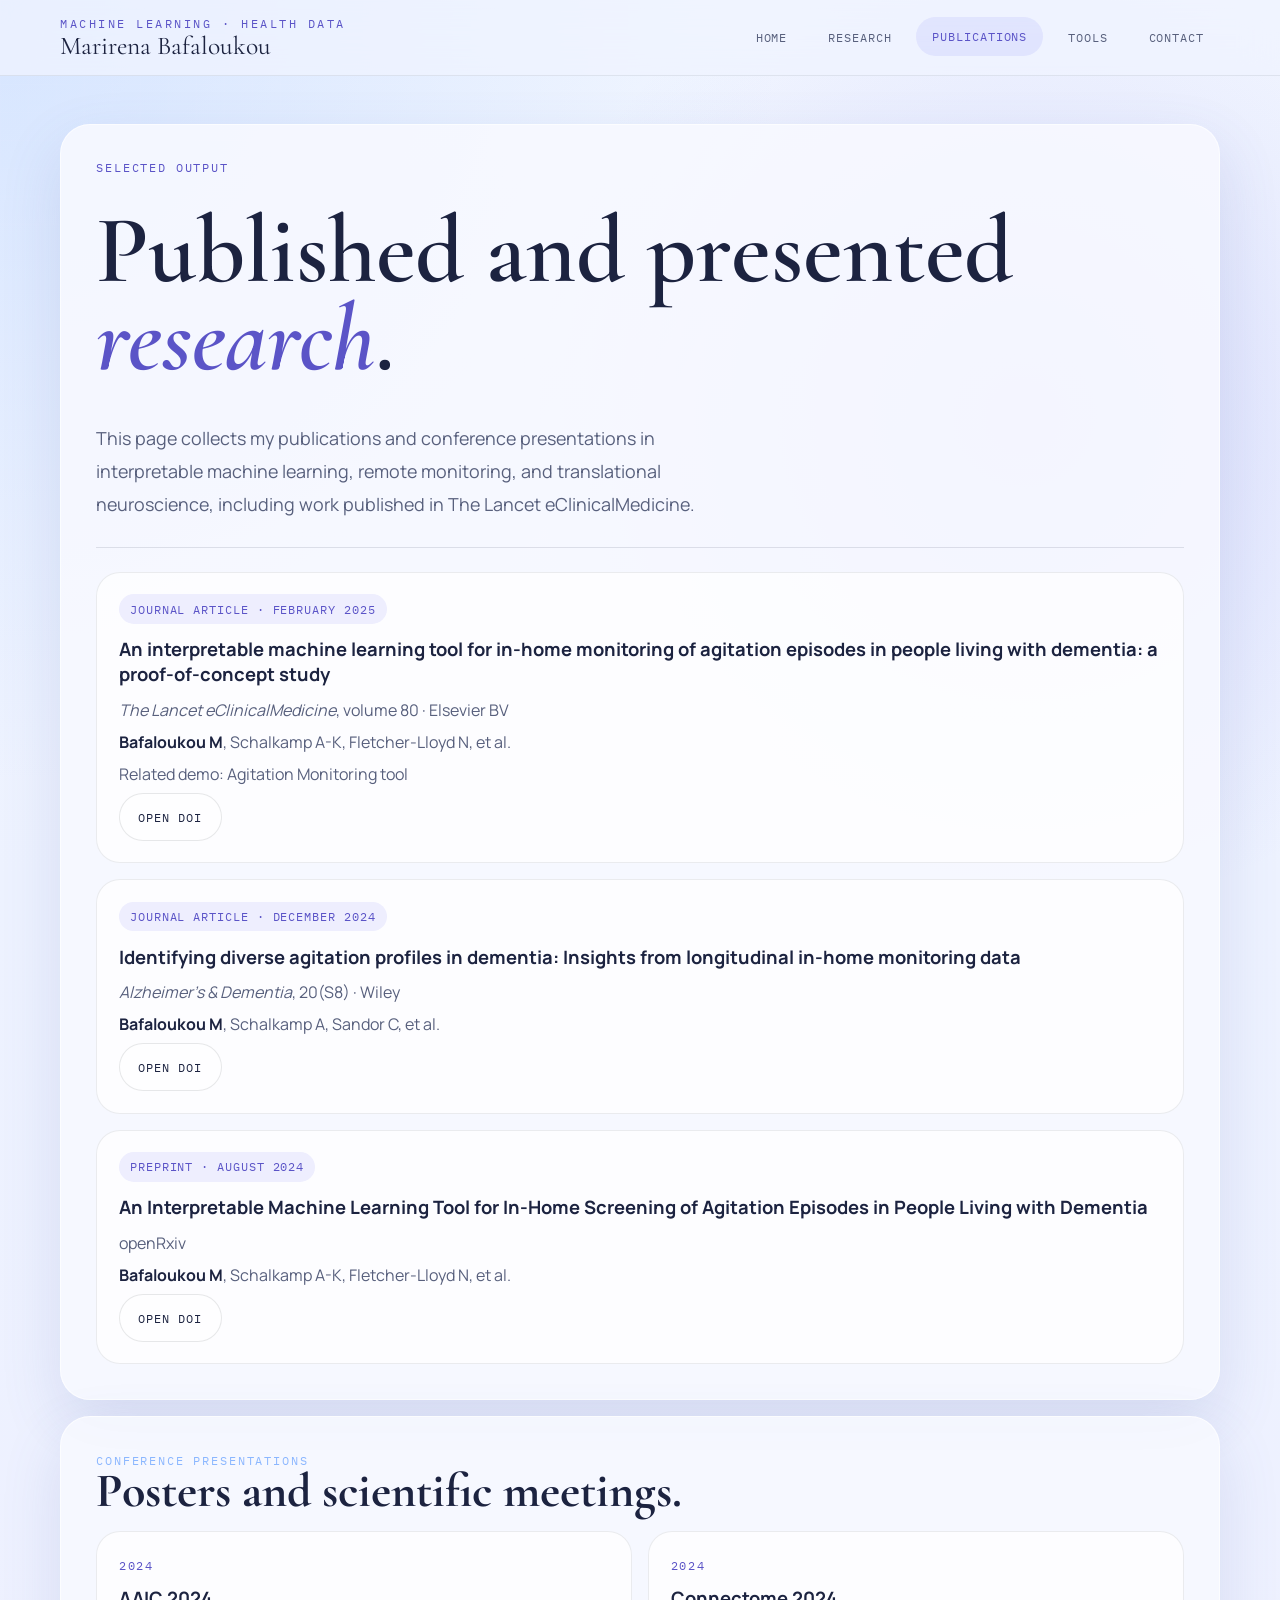
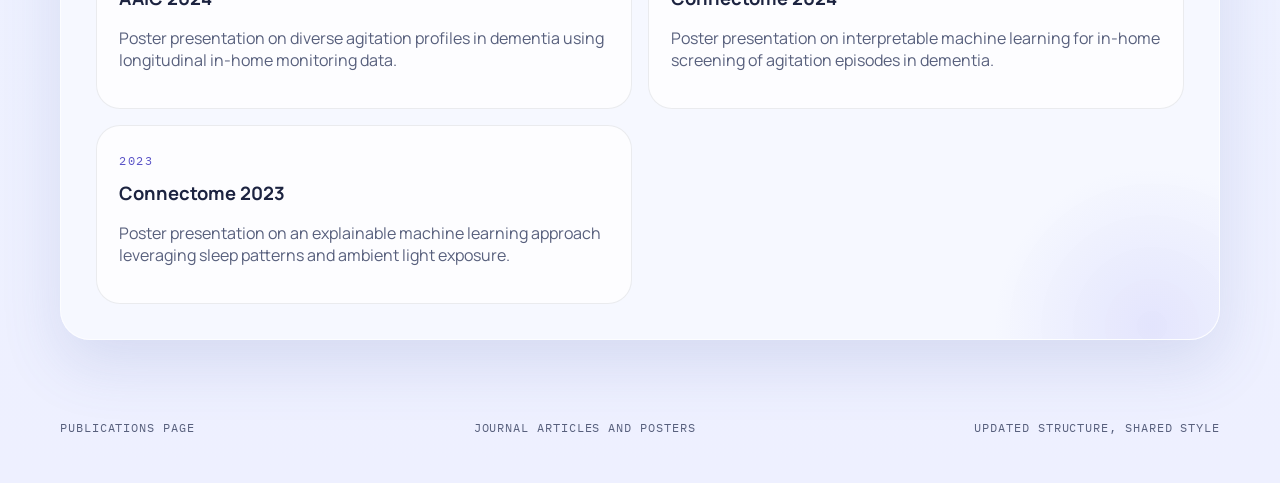
<file: publications.html>
<!DOCTYPE html>
<html lang="en">
<head>
  <meta charset="UTF-8">
  <meta name="viewport" content="width=device-width, initial-scale=1.0">
  <title>Publications | Marirena Bafaloukou</title>
  <link rel="preconnect" href="https://fonts.googleapis.com">
  <link rel="preconnect" href="https://fonts.gstatic.com" crossorigin>
  <link href="https://fonts.googleapis.com/css2?family=Cormorant+Garamond:wght@500;600;700&family=IBM+Plex+Mono:wght@400;500&family=Manrope:wght@400;500;600;700&display=swap" rel="stylesheet">
  <link rel="stylesheet" href="styles.css">
</head>
<body data-page="publications">
  <header class="site-header">
    <div class="shell">
      <a class="brand" href="index.html" aria-label="Homepage">
        <span class="brand-mark">Machine Learning · Health Data</span>
        <span class="brand-name">Marirena Bafaloukou</span>
      </a>
      <nav class="site-nav" aria-label="Main">
        <a href="index.html" data-page="home">Home</a>
        <a href="research.html" data-page="research">Research</a>
        <a href="publications.html" data-page="publications">Publications</a>
        <a href="tools.html" data-page="tools">Tools</a>
        <a href="contact.html" data-page="contact">Contact</a>
      </nav>
    </div>
  </header>

  <main class="page">
    <div class="shell">
      <section class="page-panel" data-reveal>
        <div class="page-header">
          <div class="eyebrow">Selected Output</div>
          <h1 class="page-title">Published and presented <span>research</span>.</h1>
          <p class="page-intro">This page collects my publications and conference presentations in interpretable machine learning, remote monitoring, and translational neuroscience, including work published in The Lancet eClinicalMedicine.</p>
        </div>

        <div class="stack">
          <article class="pub-card">
            <div class="pill">Journal Article · February 2025</div>
            <h3>An interpretable machine learning tool for in-home monitoring of agitation episodes in people living with dementia: a proof-of-concept study</h3>
            <p class="pub-meta"><em>The Lancet eClinicalMedicine</em>, volume 80 · Elsevier BV</p>
            <p class="pub-authors"><strong>Bafaloukou M</strong>, Schalkamp A-K, Fletcher-Lloyd N, et al.</p>
            <p class="pub-meta">Related demo: <a href="https://huggingface.co/spaces/marirena/AgitationMonitoring?logs=build" target="_blank" rel="noreferrer">Agitation Monitoring tool</a></p>
            <a class="button-secondary" href="https://doi.org/10.1016/J.ECLINM.2024.103032" target="_blank" rel="noreferrer">Open DOI</a>
          </article>
          <article class="pub-card">
            <div class="pill">Journal Article · December 2024</div>
            <h3>Identifying diverse agitation profiles in dementia: Insights from longitudinal in-home monitoring data</h3>
            <p class="pub-meta"><em>Alzheimer's &amp; Dementia</em>, 20(S8) · Wiley</p>
            <p class="pub-authors"><strong>Bafaloukou M</strong>, Schalkamp A, Sandor C, et al.</p>
            <a class="button-secondary" href="https://doi.org/10.1002/ALZ.095287" target="_blank" rel="noreferrer">Open DOI</a>
          </article>
          <article class="pub-card">
            <div class="pill">Preprint · August 2024</div>
            <h3>An Interpretable Machine Learning Tool for In-Home Screening of Agitation Episodes in People Living with Dementia</h3>
            <p class="pub-meta">openRxiv</p>
            <p class="pub-authors"><strong>Bafaloukou M</strong>, Schalkamp A-K, Fletcher-Lloyd N, et al.</p>
            <a class="button-secondary" href="https://doi.org/10.1101/2024.07.30.24311178" target="_blank" rel="noreferrer">Open DOI</a>
          </article>
        </div>
      </section>

      <section class="page-panel" data-reveal>
        <div class="section-kicker">Conference Presentations</div>
        <h2 class="section-heading">Posters and scientific meetings.</h2>
        <div class="list-grid">
          <article class="timeline-card">
            <div class="meta-label">2024</div>
            <h3>AAIC 2024</h3>
            <p>Poster presentation on diverse agitation profiles in dementia using longitudinal in-home monitoring data.</p>
          </article>
          <article class="timeline-card">
            <div class="meta-label">2024</div>
            <h3>Connectome 2024</h3>
            <p>Poster presentation on interpretable machine learning for in-home screening of agitation episodes in dementia.</p>
          </article>
          <article class="timeline-card">
            <div class="meta-label">2023</div>
            <h3>Connectome 2023</h3>
            <p>Poster presentation on an explainable machine learning approach leveraging sleep patterns and ambient light exposure.</p>
          </article>
        </div>
      </section>
    </div>
  </main>

  <footer class="site-footer">
    <div class="shell">
      <span>Publications Page</span>
      <span>Journal Articles and Posters</span>
      <span>Updated Structure, Shared Style</span>
    </div>
  </footer>

  <script src="site.js"></script>
</body>
</html>
</file>
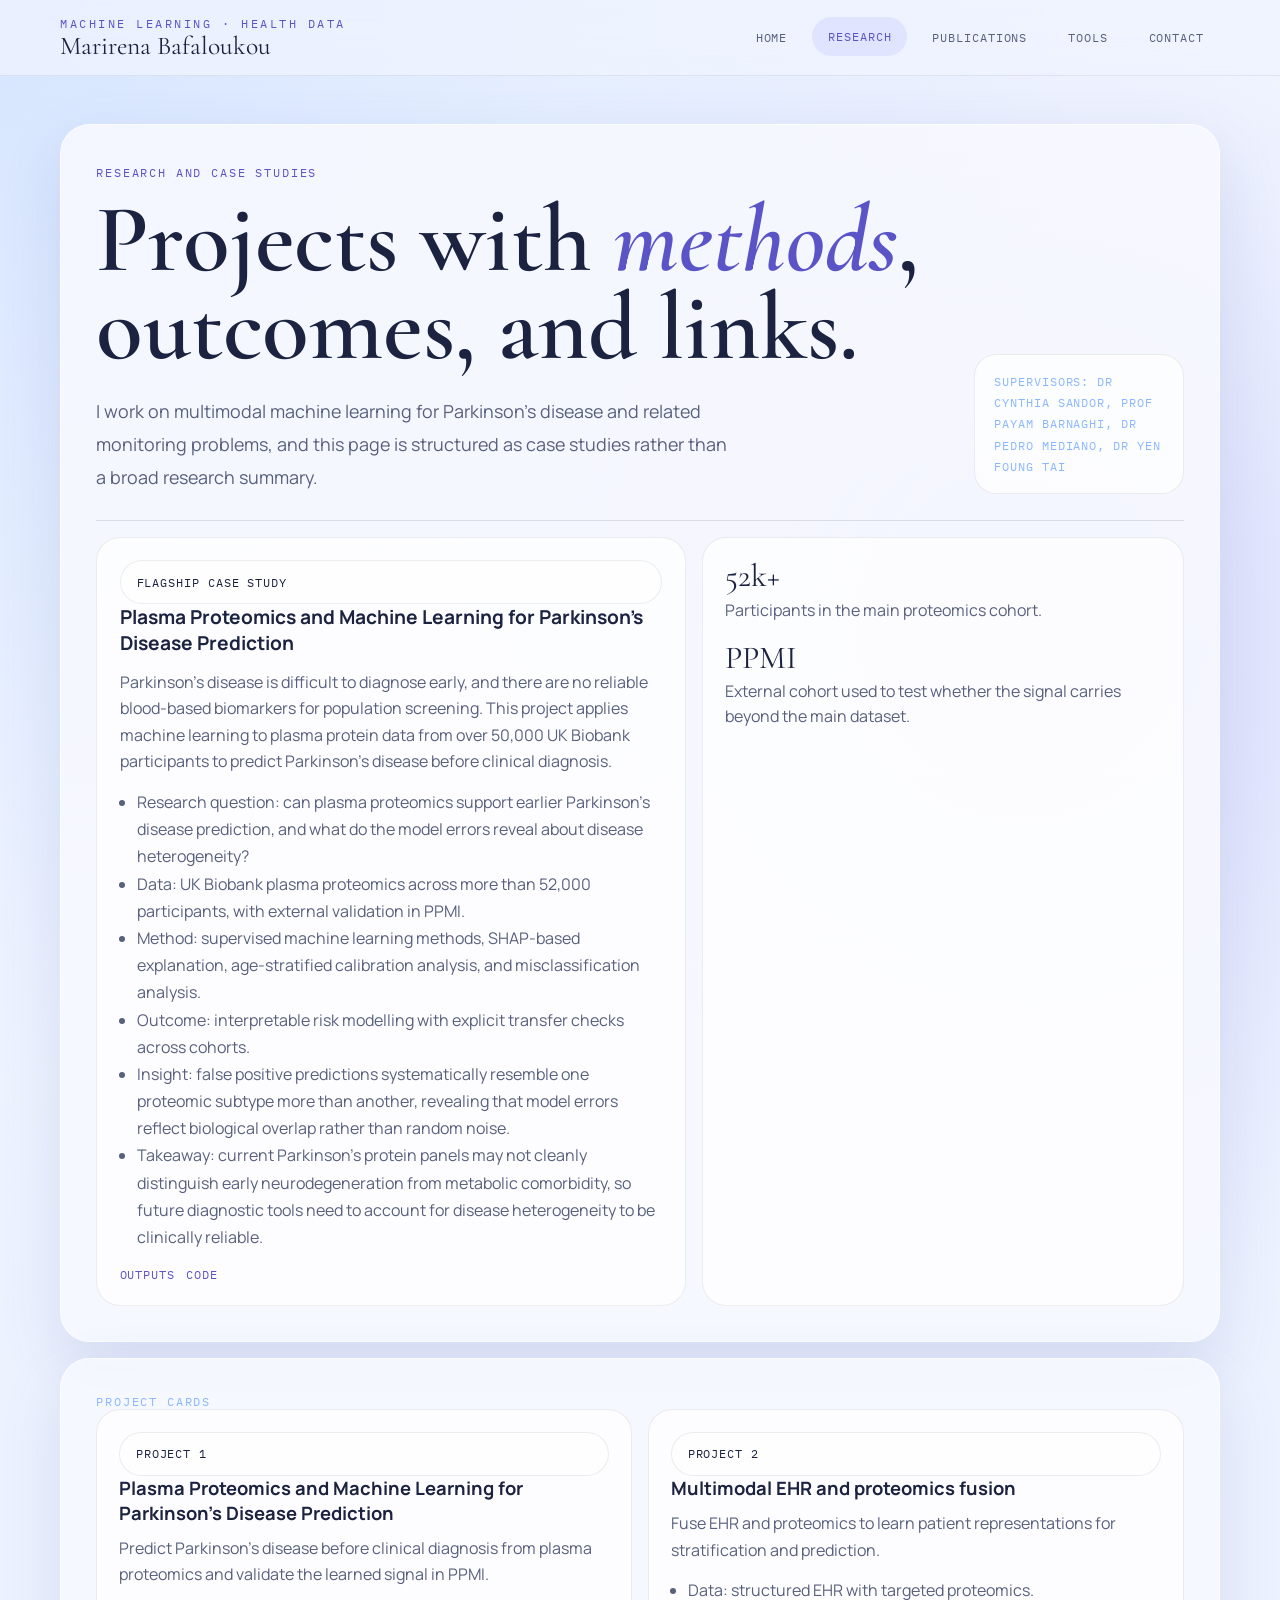
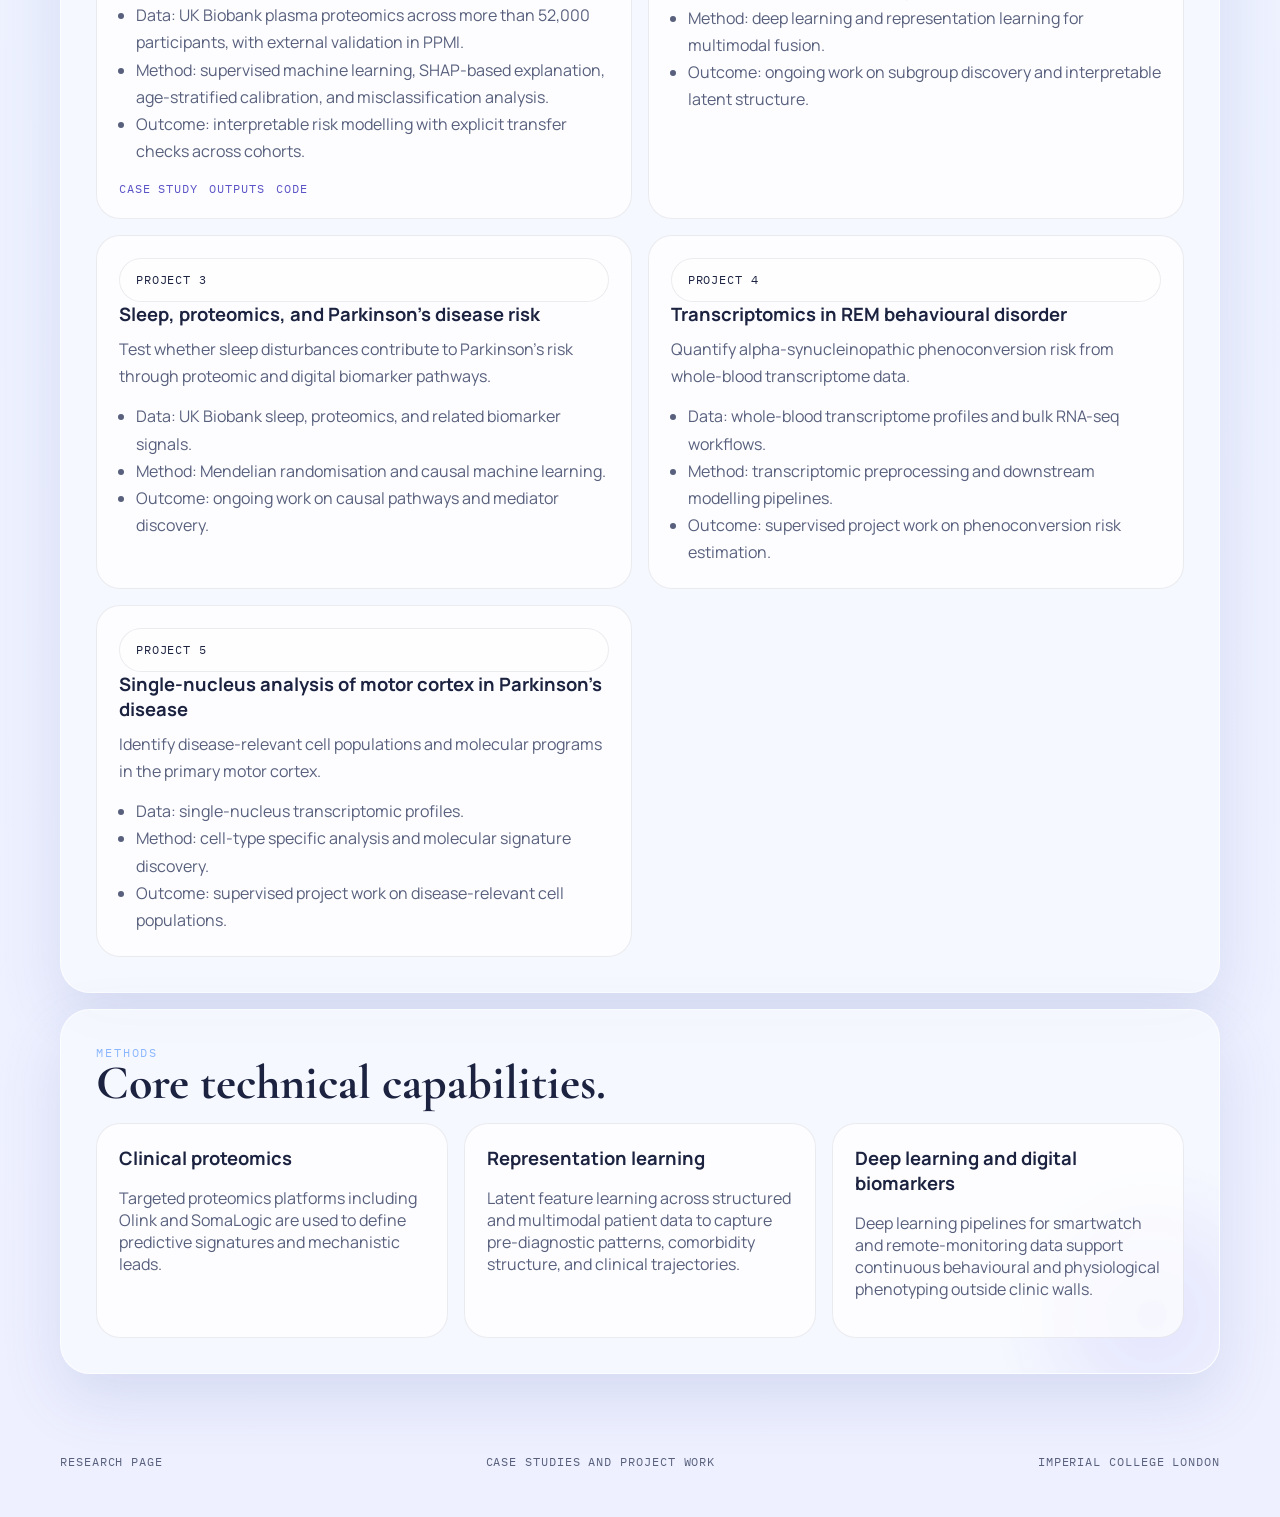
<file: research.html>
<!DOCTYPE html>
<html lang="en">
<head>
  <meta charset="UTF-8">
  <meta name="viewport" content="width=device-width, initial-scale=1.0">
  <title>Research | Marirena Bafaloukou | Case Studies</title>
  <link rel="preconnect" href="https://fonts.googleapis.com">
  <link rel="preconnect" href="https://fonts.gstatic.com" crossorigin>
  <link href="https://fonts.googleapis.com/css2?family=Cormorant+Garamond:wght@500;600;700&family=IBM+Plex+Mono:wght@400;500&family=Manrope:wght@400;500;600;700&display=swap" rel="stylesheet">
  <link rel="stylesheet" href="styles.css">
</head>
<body data-page="research">
  <header class="site-header">
    <div class="shell">
      <a class="brand" href="index.html" aria-label="Homepage">
        <span class="brand-mark">Machine Learning · Health Data</span>
        <span class="brand-name">Marirena Bafaloukou</span>
      </a>
      <nav class="site-nav" aria-label="Main">
        <a href="index.html" data-page="home">Home</a>
        <a href="research.html" data-page="research">Research</a>
        <a href="publications.html" data-page="publications">Publications</a>
        <a href="tools.html" data-page="tools">Tools</a>
        <a href="contact.html" data-page="contact">Contact</a>
      </nav>
    </div>
  </header>

  <main class="page">
    <div class="shell">
      <section class="page-panel" data-reveal>
        <div class="page-header compact">
          <div>
            <div class="eyebrow">Research and Case Studies</div>
            <h1 class="page-title">Projects with <span>methods</span>, outcomes, and links.</h1>
            <p class="page-intro">I work on multimodal machine learning for Parkinson's disease and related monitoring problems, and this page is structured as case studies rather than a broad research summary.</p>
          </div>
          <div class="page-note">Supervisors: Dr Cynthia Sandor, Prof Payam Barnaghi, Dr Pedro Mediano, Dr Yen Foung Tai</div>
        </div>

        <div class="case-study" id="flagship-project">
          <article class="case-panel">
            <div class="pill">Flagship Case Study</div>
            <h3>Plasma Proteomics and Machine Learning for Parkinson's Disease Prediction</h3>
            <p class="project-statement">Parkinson's disease is difficult to diagnose early, and there are no reliable blood-based biomarkers for population screening. This project applies machine learning to plasma protein data from over 50,000 UK Biobank participants to predict Parkinson's disease before clinical diagnosis.</p>
            <ul class="case-list">
              <li>Research question: can plasma proteomics support earlier Parkinson's disease prediction, and what do the model errors reveal about disease heterogeneity?</li>
              <li>Data: UK Biobank plasma proteomics across more than 52,000 participants, with external validation in PPMI.</li>
              <li>Method: supervised machine learning methods, SHAP-based explanation, age-stratified calibration analysis, and misclassification analysis.</li>
              <li>Outcome: interpretable risk modelling with explicit transfer checks across cohorts.</li>
              <li>Insight: false positive predictions systematically resemble one proteomic subtype more than another, revealing that model errors reflect biological overlap rather than random noise.</li>
              <li>Takeaway: current Parkinson's protein panels may not cleanly distinguish early neurodegeneration from metabolic comorbidity, so future diagnostic tools need to account for disease heterogeneity to be clinically reliable.</li>
            </ul>
            <div class="case-links">
              <a class="text-link" href="publications.html">Outputs</a>
              <a class="text-link" href="https://github.com/marirenab?tab=repositories" target="_blank" rel="noreferrer">Code</a>
            </div>
          </article>
          <aside class="case-side">
            <div class="case-metric">52k+</div>
            <p class="case-caption">Participants in the main proteomics cohort.</p>
            <div class="case-metric" style="margin-top: 1.2rem;">PPMI</div>
            <p class="case-caption">External cohort used to test whether the signal carries beyond the main dataset.</p>
          </aside>
        </div>
      </section>

      <section class="page-panel" data-reveal>
        <div class="section-kicker">Project Cards</div>
        <div class="project-grid">
          <article class="project-card">
            <div class="pill">Project 1</div>
            <h3>Plasma Proteomics and Machine Learning for Parkinson's Disease Prediction</h3>
            <p class="project-statement">Predict Parkinson's disease before clinical diagnosis from plasma proteomics and validate the learned signal in PPMI.</p>
            <ul class="project-list">
              <li>Data: UK Biobank plasma proteomics across more than 52,000 participants, with external validation in PPMI.</li>
              <li>Method: supervised machine learning, SHAP-based explanation, age-stratified calibration, and misclassification analysis.</li>
              <li>Outcome: interpretable risk modelling with explicit transfer checks across cohorts.</li>
            </ul>
            <div class="project-links">
              <a class="text-link" href="#flagship-project">Case Study</a>
              <a class="text-link" href="publications.html">Outputs</a>
              <a class="text-link" href="https://github.com/marirenab?tab=repositories" target="_blank" rel="noreferrer">Code</a>
            </div>
          </article>
          <article class="project-card">
            <div class="pill">Project 2</div>
            <h3>Multimodal EHR and proteomics fusion</h3>
            <p class="project-statement">Fuse EHR and proteomics to learn patient representations for stratification and prediction.</p>
            <ul class="project-list">
              <li>Data: structured EHR with targeted proteomics.</li>
              <li>Method: deep learning and representation learning for multimodal fusion.</li>
              <li>Outcome: ongoing work on subgroup discovery and interpretable latent structure.</li>
            </ul>
          </article>
          <article class="project-card">
            <div class="pill">Project 3</div>
            <h3>Sleep, proteomics, and Parkinson's disease risk</h3>
            <p class="project-statement">Test whether sleep disturbances contribute to Parkinson's risk through proteomic and digital biomarker pathways.</p>
            <ul class="project-list">
              <li>Data: UK Biobank sleep, proteomics, and related biomarker signals.</li>
              <li>Method: Mendelian randomisation and causal machine learning.</li>
              <li>Outcome: ongoing work on causal pathways and mediator discovery.</li>
            </ul>
          </article>
          <article class="project-card">
            <div class="pill">Project 4</div>
            <h3>Transcriptomics in REM behavioural disorder</h3>
            <p class="project-statement">Quantify alpha-synucleinopathic phenoconversion risk from whole-blood transcriptome data.</p>
            <ul class="project-list">
              <li>Data: whole-blood transcriptome profiles and bulk RNA-seq workflows.</li>
              <li>Method: transcriptomic preprocessing and downstream modelling pipelines.</li>
              <li>Outcome: supervised project work on phenoconversion risk estimation.</li>
            </ul>
          </article>
          <article class="project-card">
            <div class="pill">Project 5</div>
            <h3>Single-nucleus analysis of motor cortex in Parkinson's disease</h3>
            <p class="project-statement">Identify disease-relevant cell populations and molecular programs in the primary motor cortex.</p>
            <ul class="project-list">
              <li>Data: single-nucleus transcriptomic profiles.</li>
              <li>Method: cell-type specific analysis and molecular signature discovery.</li>
              <li>Outcome: supervised project work on disease-relevant cell populations.</li>
            </ul>
          </article>
        </div>
      </section>

      <section class="page-panel" data-reveal>
        <div class="section-kicker">Methods</div>
        <h2 class="section-heading">Core technical capabilities.</h2>
        <div class="card-grid">
          <article class="feature-card">
            <h3>Clinical proteomics</h3>
            <p>Targeted proteomics platforms including Olink and SomaLogic are used to define predictive signatures and mechanistic leads.</p>
          </article>
          <article class="feature-card">
            <h3>Representation learning</h3>
            <p>Latent feature learning across structured and multimodal patient data to capture pre-diagnostic patterns, comorbidity structure, and clinical trajectories.</p>
          </article>
          <article class="feature-card">
            <h3>Deep learning and digital biomarkers</h3>
            <p>Deep learning pipelines for smartwatch and remote-monitoring data support continuous behavioural and physiological phenotyping outside clinic walls.</p>
          </article>
        </div>
      </section>
    </div>
  </main>

  <footer class="site-footer">
    <div class="shell">
      <span>Research Page</span>
      <span>Case Studies and Project Work</span>
      <span>Imperial College London</span>
    </div>
  </footer>

  <script src="site.js"></script>
</body>
</html>
</file>
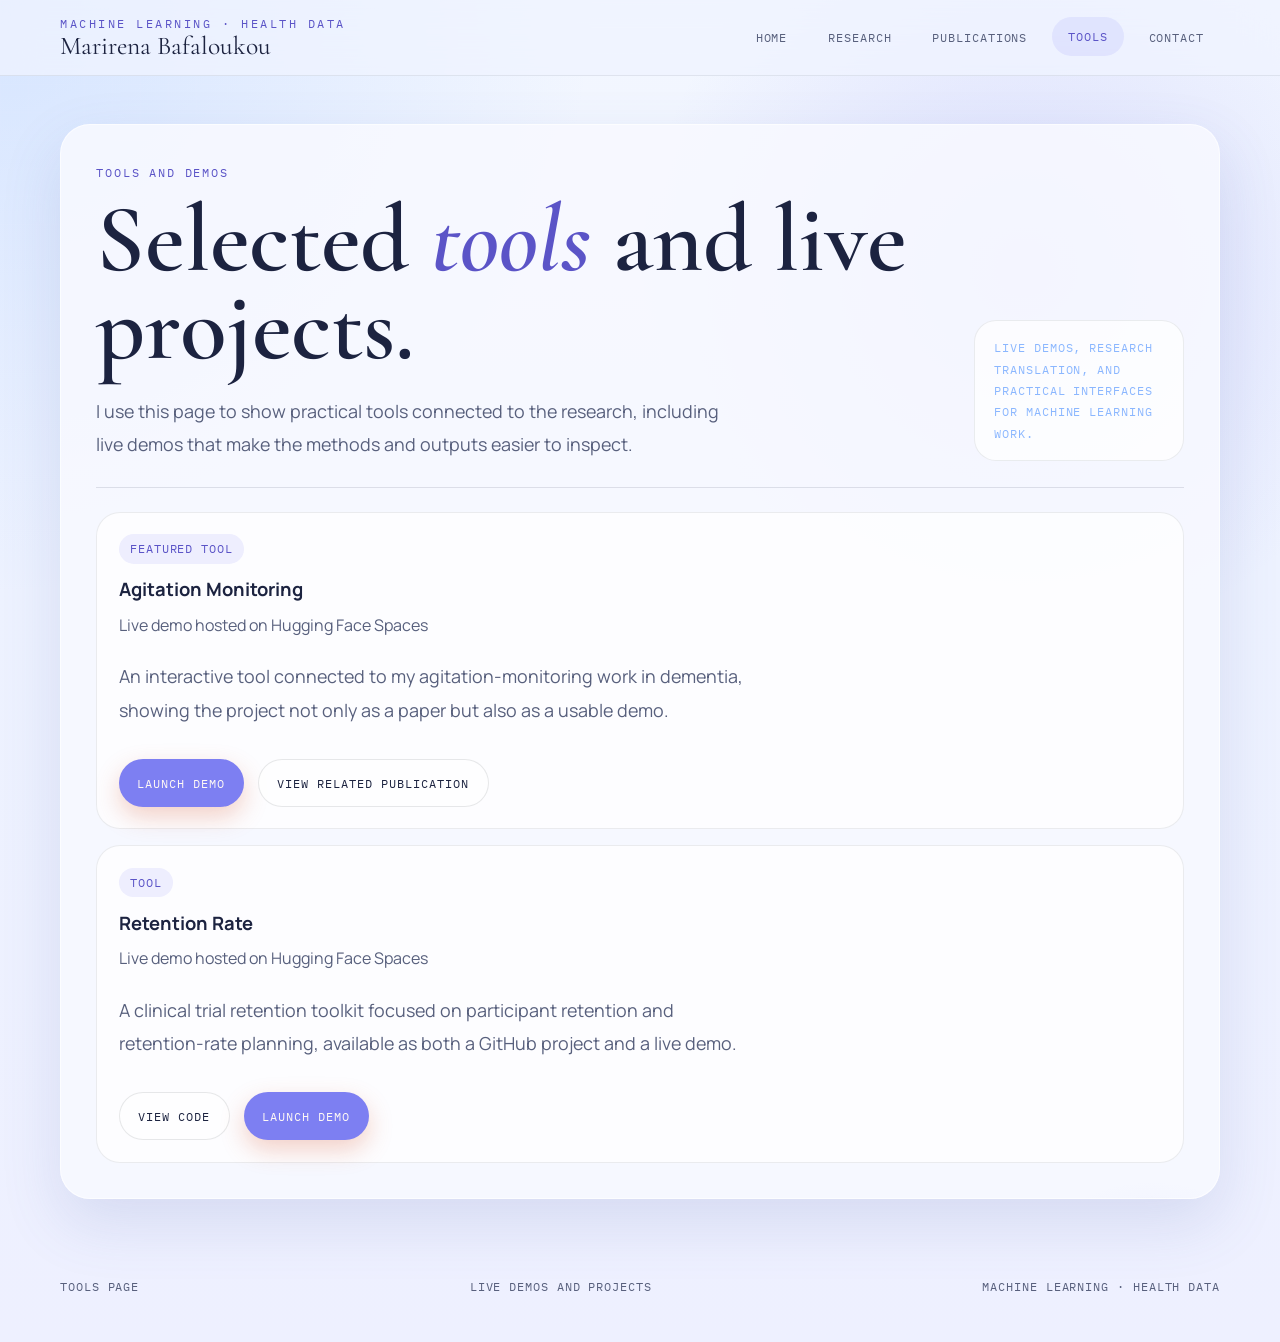
<file: tools.html>
<!DOCTYPE html>
<html lang="en">
<head>
  <meta charset="UTF-8">
  <meta name="viewport" content="width=device-width, initial-scale=1.0">
  <title>Tools | Marirena Bafaloukou</title>
  <link rel="preconnect" href="https://fonts.googleapis.com">
  <link rel="preconnect" href="https://fonts.gstatic.com" crossorigin>
  <link href="https://fonts.googleapis.com/css2?family=Cormorant+Garamond:wght@500;600;700&family=IBM+Plex+Mono:wght@400;500&family=Manrope:wght@400;500;600;700&display=swap" rel="stylesheet">
  <link rel="stylesheet" href="styles.css">
</head>
<body data-page="tools">
  <header class="site-header">
    <div class="shell">
      <a class="brand" href="index.html" aria-label="Homepage">
        <span class="brand-mark">Machine Learning · Health Data</span>
        <span class="brand-name">Marirena Bafaloukou</span>
      </a>
      <nav class="site-nav" aria-label="Main">
        <a href="index.html" data-page="home">Home</a>
        <a href="research.html" data-page="research">Research</a>
        <a href="publications.html" data-page="publications">Publications</a>
        <a href="tools.html" data-page="tools">Tools</a>
        <a href="contact.html" data-page="contact">Contact</a>
      </nav>
    </div>
  </header>

  <main class="page">
    <div class="shell">
      <section class="page-panel" data-reveal>
        <div class="page-header compact">
          <div>
            <div class="eyebrow">Tools and Demos</div>
            <h1 class="page-title">Selected <span>tools</span> and live projects.</h1>
            <p class="page-intro">I use this page to show practical tools connected to the research, including live demos that make the methods and outputs easier to inspect.</p>
          </div>
          <div class="page-note">Live demos, research translation, and practical interfaces for machine learning work.</div>
        </div>

        <div class="stack">
          <article class="pub-card">
            <div class="pill">Featured Tool</div>
            <h3>Agitation Monitoring</h3>
            <p class="pub-meta">Live demo hosted on Hugging Face Spaces</p>
            <p class="page-intro">An interactive tool connected to my agitation-monitoring work in dementia, showing the project not only as a paper but also as a usable demo.</p>
            <div class="hero-actions">
              <a class="button" href="https://huggingface.co/spaces/marirena/AgitationMonitoring?logs=build" target="_blank" rel="noreferrer">Launch Demo</a>
              <a class="button-secondary" href="publications.html">View Related Publication</a>
            </div>
          </article>
          <article class="pub-card">
            <div class="pill">Tool</div>
            <h3>Retention Rate</h3>
            <p class="pub-meta">Live demo hosted on Hugging Face Spaces</p>
            <p class="page-intro">A clinical trial retention toolkit focused on participant retention and retention-rate planning, available as both a GitHub project and a live demo.</p>
            <div class="hero-actions">
              <a class="button-secondary" href="https://github.com/marirenab/clinical-trial-retention-toolkit" target="_blank" rel="noreferrer">View Code</a>
              <a class="button" href="https://huggingface.co/spaces/marirena/retention_rate" target="_blank" rel="noreferrer">Launch Demo</a>
            </div>
          </article>
        </div>
      </section>
    </div>
  </main>

  <footer class="site-footer">
    <div class="shell">
      <span>Tools Page</span>
      <span>Live Demos and Projects</span>
      <span>Machine Learning · Health Data</span>
    </div>
  </footer>

  <script src="site.js"></script>
</body>
</html>
</file>
<file: styles.css>
:root {
  --bg: #eef4ff;
  --paper: rgba(247, 249, 255, 0.88);
  --paper-strong: #fcfdff;
  --ink: #1c2340;
  --muted: #58607d;
  --accent: #7d7ff2;
  --accent-deep: #5b54c7;
  --accent-soft: #d9d6ff;
  --accent-alt: #8bb7ff;
  --line: rgba(28, 35, 64, 0.12);
  --shadow: 0 24px 60px rgba(88, 103, 177, 0.16);
  --serif: "Cormorant Garamond", Georgia, serif;
  --sans: "Manrope", "Segoe UI", sans-serif;
  --mono: "IBM Plex Mono", monospace;
}

*,
*::before,
*::after {
  box-sizing: border-box;
}

html {
  scroll-behavior: smooth;
}

body {
  margin: 0;
  min-height: 100vh;
  color: var(--ink);
  background:
    radial-gradient(circle at top left, rgba(139, 183, 255, 0.28), transparent 32%),
    radial-gradient(circle at 80% 20%, rgba(125, 127, 242, 0.2), transparent 26%),
    linear-gradient(180deg, #f3f7ff 0%, #edf2ff 42%, #eef0ff 100%);
  font-family: var(--sans);
}

body::before {
  content: "";
  position: fixed;
  inset: 0;
  pointer-events: none;
  background-image:
    linear-gradient(rgba(255, 255, 255, 0.24) 1px, transparent 1px),
    linear-gradient(90deg, rgba(255, 255, 255, 0.2) 1px, transparent 1px);
  background-size: 28px 28px;
  mask-image: linear-gradient(180deg, rgba(0, 0, 0, 0.45), transparent 90%);
  opacity: 0.4;
}

a {
  color: inherit;
  text-decoration: none;
}

img {
  max-width: 100%;
  display: block;
}

.shell {
  width: min(1160px, calc(100% - 2rem));
  margin: 0 auto;
}

.site-header {
  position: sticky;
  top: 0;
  z-index: 20;
  backdrop-filter: blur(18px);
  background: rgba(239, 244, 255, 0.76);
  border-bottom: 1px solid rgba(24, 33, 38, 0.08);
}

.site-header .shell {
  display: flex;
  align-items: center;
  justify-content: space-between;
  gap: 1rem;
  padding: 1rem 0;
}

.brand {
  display: grid;
  gap: 0.2rem;
}

.brand-mark {
  font-family: var(--mono);
  font-size: 0.72rem;
  letter-spacing: 0.22em;
  text-transform: uppercase;
  color: var(--accent-deep);
}

.brand-name {
  font-family: var(--serif);
  font-size: 1.6rem;
  line-height: 0.95;
}

.site-nav {
  display: flex;
  flex-wrap: wrap;
  justify-content: flex-end;
  gap: 0.55rem;
}

.site-nav a {
  padding: 0.75rem 1rem;
  border-radius: 999px;
  font-family: var(--mono);
  font-size: 0.72rem;
  letter-spacing: 0.08em;
  text-transform: uppercase;
  color: var(--muted);
  transition: background-color 0.24s ease, color 0.24s ease, transform 0.24s ease;
}

.site-nav a:hover,
.site-nav a.active {
  background: rgba(125, 127, 242, 0.12);
  color: var(--accent-deep);
  transform: translateY(-1px);
}

.page {
  padding: 2rem 0 4rem;
}

.hero-panel,
.content-panel,
.page-panel {
  position: relative;
  overflow: hidden;
  background: var(--paper);
  border: 1px solid rgba(255, 255, 255, 0.65);
  border-radius: 30px;
  box-shadow: var(--shadow);
}

.hero-panel::after,
.content-panel::after,
.page-panel::after {
  content: "";
  position: absolute;
  inset: auto -8% -28% auto;
  width: 320px;
  height: 320px;
  border-radius: 50%;
  background: radial-gradient(circle, rgba(125, 127, 242, 0.16), transparent 70%);
  pointer-events: none;
}

.hero-panel {
  margin-top: 1rem;
  padding: 3rem;
}

.hero-grid {
  display: grid;
  grid-template-columns: 320px 1fr;
  gap: 2.5rem;
  align-items: center;
}

.portrait-wrap {
  position: relative;
}

.portrait-wrap::before {
  content: "";
  position: absolute;
  inset: -14px 20px 24px -18px;
  border: 1px solid rgba(139, 183, 255, 0.3);
  border-radius: 28px;
  transform: rotate(-4deg);
}

.portrait-card {
  position: relative;
  background: linear-gradient(180deg, rgba(255, 255, 255, 0.84), rgba(217, 214, 255, 0.5));
  padding: 1rem;
  border-radius: 28px;
  border: 1px solid rgba(24, 33, 38, 0.08);
}

.portrait-card img {
  width: 100%;
  aspect-ratio: 4 / 5;
  object-fit: cover;
  border-radius: 22px;
}

.hero-copy {
  position: relative;
  z-index: 1;
}

.eyebrow,
.section-kicker,
.pill,
.meta-label {
  font-family: var(--mono);
  font-size: 0.72rem;
  letter-spacing: 0.16em;
  text-transform: uppercase;
}

.eyebrow {
  display: inline-block;
  margin-bottom: 1rem;
  color: var(--accent-deep);
}

.hero-copy h1,
.page-title {
  margin: 0;
  font-family: var(--serif);
  font-size: clamp(3.4rem, 8vw, 6rem);
  font-weight: 600;
  line-height: 0.92;
}

.hero-copy h1 span,
.page-title span {
  color: var(--accent-deep);
  font-style: italic;
}

.hero-lead,
.page-intro {
  max-width: 58ch;
  margin: 1.4rem 0 0;
  font-size: 1.12rem;
  line-height: 1.85;
  color: var(--muted);
}

.hero-meta {
  display: flex;
  flex-wrap: wrap;
  gap: 0.85rem;
  margin: 1.6rem 0 0;
}

.proof-points {
  display: grid;
  gap: 0.75rem;
  margin-top: 1.4rem;
}

.proof-point {
  padding: 0.95rem 1rem;
  border-radius: 18px;
  background: rgba(255, 255, 255, 0.72);
  border: 1px solid rgba(24, 33, 38, 0.08);
  font-size: 0.95rem;
  line-height: 1.6;
  color: var(--ink);
}

.pill {
  padding: 0.85rem 1rem;
  background: rgba(255, 255, 255, 0.72);
  border: 1px solid rgba(24, 33, 38, 0.08);
  border-radius: 999px;
  color: var(--ink);
  letter-spacing: 0.08em;
}

.hero-actions {
  display: flex;
  flex-wrap: wrap;
  gap: 0.9rem;
  margin-top: 2rem;
}

.button,
.button-secondary {
  display: inline-flex;
  align-items: center;
  justify-content: center;
  min-height: 48px;
  padding: 0 1.15rem;
  border-radius: 999px;
  font-family: var(--mono);
  font-size: 0.78rem;
  letter-spacing: 0.08em;
  text-transform: uppercase;
  transition: transform 0.24s ease, box-shadow 0.24s ease, background-color 0.24s ease;
}

.button {
  background: var(--accent);
  color: #fff9f5;
  box-shadow: 0 10px 24px rgba(217, 95, 56, 0.28);
}

.button-secondary {
  background: rgba(255, 255, 255, 0.74);
  color: var(--ink);
  border: 1px solid rgba(24, 33, 38, 0.1);
}

.button:hover,
.button-secondary:hover {
  transform: translateY(-2px);
}

.content-panel {
  margin-top: 1.5rem;
  padding: 2rem;
}

.stats-grid,
.card-grid,
.project-grid,
.contact-grid,
.timeline-grid,
.list-grid {
  display: grid;
  gap: 1rem;
}

.stats-grid {
  grid-template-columns: repeat(4, minmax(0, 1fr));
}

.stat-card,
.feature-card,
.contact-card,
.timeline-card,
.pub-card,
.teaching-card {
  position: relative;
  z-index: 1;
  background: rgba(255, 255, 255, 0.68);
  border: 1px solid rgba(24, 33, 38, 0.08);
  border-radius: 24px;
  padding: 1.35rem;
}

.stat-value {
  font-family: var(--serif);
  font-size: 2.2rem;
  line-height: 1;
}

.stat-label,
.feature-card p,
.timeline-card p,
.pub-meta,
.pub-authors,
.contact-card p,
.teaching-card p {
  color: var(--muted);
}

.grid-split {
  display: grid;
  grid-template-columns: 1.15fr 0.85fr;
  gap: 1rem;
  margin-top: 1rem;
}

.section-heading {
  margin: 0 0 1rem;
  font-family: var(--serif);
  font-size: clamp(2rem, 5vw, 3rem);
  line-height: 0.98;
}

.section-kicker {
  color: var(--accent-alt);
}

.quote-block {
  padding: 1.5rem;
  border-radius: 24px;
  background: linear-gradient(135deg, rgba(139, 183, 255, 0.18), rgba(125, 127, 242, 0.14));
  font-family: var(--serif);
  font-size: 1.55rem;
  line-height: 1.25;
}

.feature-card h3,
.project-card h3,
.timeline-card h3,
.pub-card h3,
.contact-card h3,
.teaching-card h3 {
  margin: 0 0 0.6rem;
  font-size: 1.15rem;
  line-height: 1.35;
}

.contact-card h3,
.contact-card a {
  overflow-wrap: anywhere;
  word-break: break-word;
}

.card-grid {
  grid-template-columns: repeat(3, minmax(0, 1fr));
}

.project-grid {
  grid-template-columns: repeat(2, minmax(0, 1fr));
}

.project-card {
  position: relative;
  z-index: 1;
  background: rgba(255, 255, 255, 0.7);
  border: 1px solid rgba(24, 33, 38, 0.08);
  border-radius: 24px;
  padding: 1.35rem;
}

.project-statement {
  margin: 0 0 0.9rem;
  color: var(--muted);
  line-height: 1.65;
}

.project-list,
.case-list {
  margin: 0;
  padding-left: 1.1rem;
  color: var(--muted);
  line-height: 1.7;
}

.project-links,
.case-links {
  display: flex;
  flex-wrap: wrap;
  gap: 0.7rem;
  margin-top: 1rem;
}

.text-link {
  font-family: var(--mono);
  font-size: 0.72rem;
  letter-spacing: 0.08em;
  text-transform: uppercase;
  color: var(--accent-deep);
}

.case-study {
  display: grid;
  grid-template-columns: 1.1fr 0.9fr;
  gap: 1rem;
  margin-top: 1rem;
}

.case-panel,
.case-side {
  background: rgba(255, 255, 255, 0.72);
  border: 1px solid rgba(24, 33, 38, 0.08);
  border-radius: 24px;
  padding: 1.4rem;
}

.case-panel h3,
.case-side h3 {
  margin: 0 0 0.8rem;
  font-size: 1.2rem;
}

.case-metric {
  font-family: var(--serif);
  font-size: 2rem;
  line-height: 1;
}

.case-caption {
  margin-top: 0.35rem;
  color: var(--muted);
  line-height: 1.55;
}

.timeline-grid,
.list-grid {
  grid-template-columns: repeat(2, minmax(0, 1fr));
  margin-top: 1rem;
}

.meta-label {
  display: inline-block;
  margin-bottom: 0.8rem;
  color: var(--accent-deep);
}

.page-panel {
  margin-top: 1rem;
  padding: 2.2rem;
}

.page-header {
  display: grid;
  gap: 1rem;
  padding-bottom: 1.6rem;
  border-bottom: 1px solid var(--line);
}

.page-header.compact {
  grid-template-columns: 1fr auto;
  align-items: end;
}

.page-note {
  max-width: 30ch;
  padding: 1rem 1.2rem;
  border-radius: 22px;
  background: rgba(255, 255, 255, 0.72);
  border: 1px solid rgba(24, 33, 38, 0.08);
  font-family: var(--mono);
  font-size: 0.74rem;
  line-height: 1.8;
  letter-spacing: 0.08em;
  text-transform: uppercase;
  color: var(--accent-alt);
}

.stack {
  display: grid;
  gap: 1rem;
  margin-top: 1.5rem;
}

.pub-card .pill,
.feature-card .pill,
.timeline-card .pill {
  margin-bottom: 0.85rem;
}

.pub-card .pill,
.feature-card .pill,
.timeline-card .pill,
.contact-card .pill {
  display: inline-flex;
  background: rgba(125, 127, 242, 0.12);
  color: var(--accent-deep);
  border: none;
  padding: 0.45rem 0.7rem;
  min-height: 0;
}

.pub-meta,
.pub-authors {
  margin: 0.35rem 0;
  line-height: 1.65;
}

.pub-authors strong {
  color: var(--ink);
}

.split-columns {
  display: grid;
  grid-template-columns: 1.1fr 0.9fr;
  gap: 1rem;
  margin-top: 1.5rem;
}

.contact-grid {
  grid-template-columns: repeat(4, minmax(0, 1fr));
}

.contact-card {
  min-height: 100%;
}

.contact-card a {
  color: var(--accent-deep);
}

.site-footer {
  padding: 1rem 0 3rem;
}

.site-footer .shell {
  display: flex;
  flex-wrap: wrap;
  justify-content: space-between;
  gap: 0.75rem;
  color: var(--muted);
  font-family: var(--mono);
  font-size: 0.72rem;
  letter-spacing: 0.08em;
  text-transform: uppercase;
}

[data-reveal] {
  opacity: 0;
  transform: translateY(18px);
  transition: opacity 0.7s ease, transform 0.7s ease;
}

[data-reveal].is-visible {
  opacity: 1;
  transform: translateY(0);
}

@media (max-width: 980px) {
  .hero-grid,
  .grid-split,
  .split-columns,
  .page-header.compact,
  .case-study {
    grid-template-columns: 1fr;
  }

  .stats-grid,
  .card-grid,
  .project-grid,
  .timeline-grid,
  .list-grid,
  .contact-grid {
    grid-template-columns: repeat(2, minmax(0, 1fr));
  }
}

@media (max-width: 720px) {
  .shell {
    width: min(100% - 1rem, 1160px);
  }

  .site-header .shell {
    align-items: flex-start;
    flex-direction: column;
  }

  .site-nav {
    width: 100%;
    justify-content: flex-start;
  }

  .hero-panel,
  .content-panel,
  .page-panel {
    padding: 1.25rem;
    border-radius: 24px;
  }

  .hero-grid {
    gap: 1.5rem;
  }

  .stats-grid,
  .card-grid,
  .project-grid,
  .timeline-grid,
  .list-grid,
  .contact-grid {
    grid-template-columns: 1fr;
  }

  .hero-copy h1,
  .page-title {
    font-size: clamp(2.8rem, 16vw, 4rem);
  }

  .quote-block {
    font-size: 1.3rem;
  }
}
</file>
